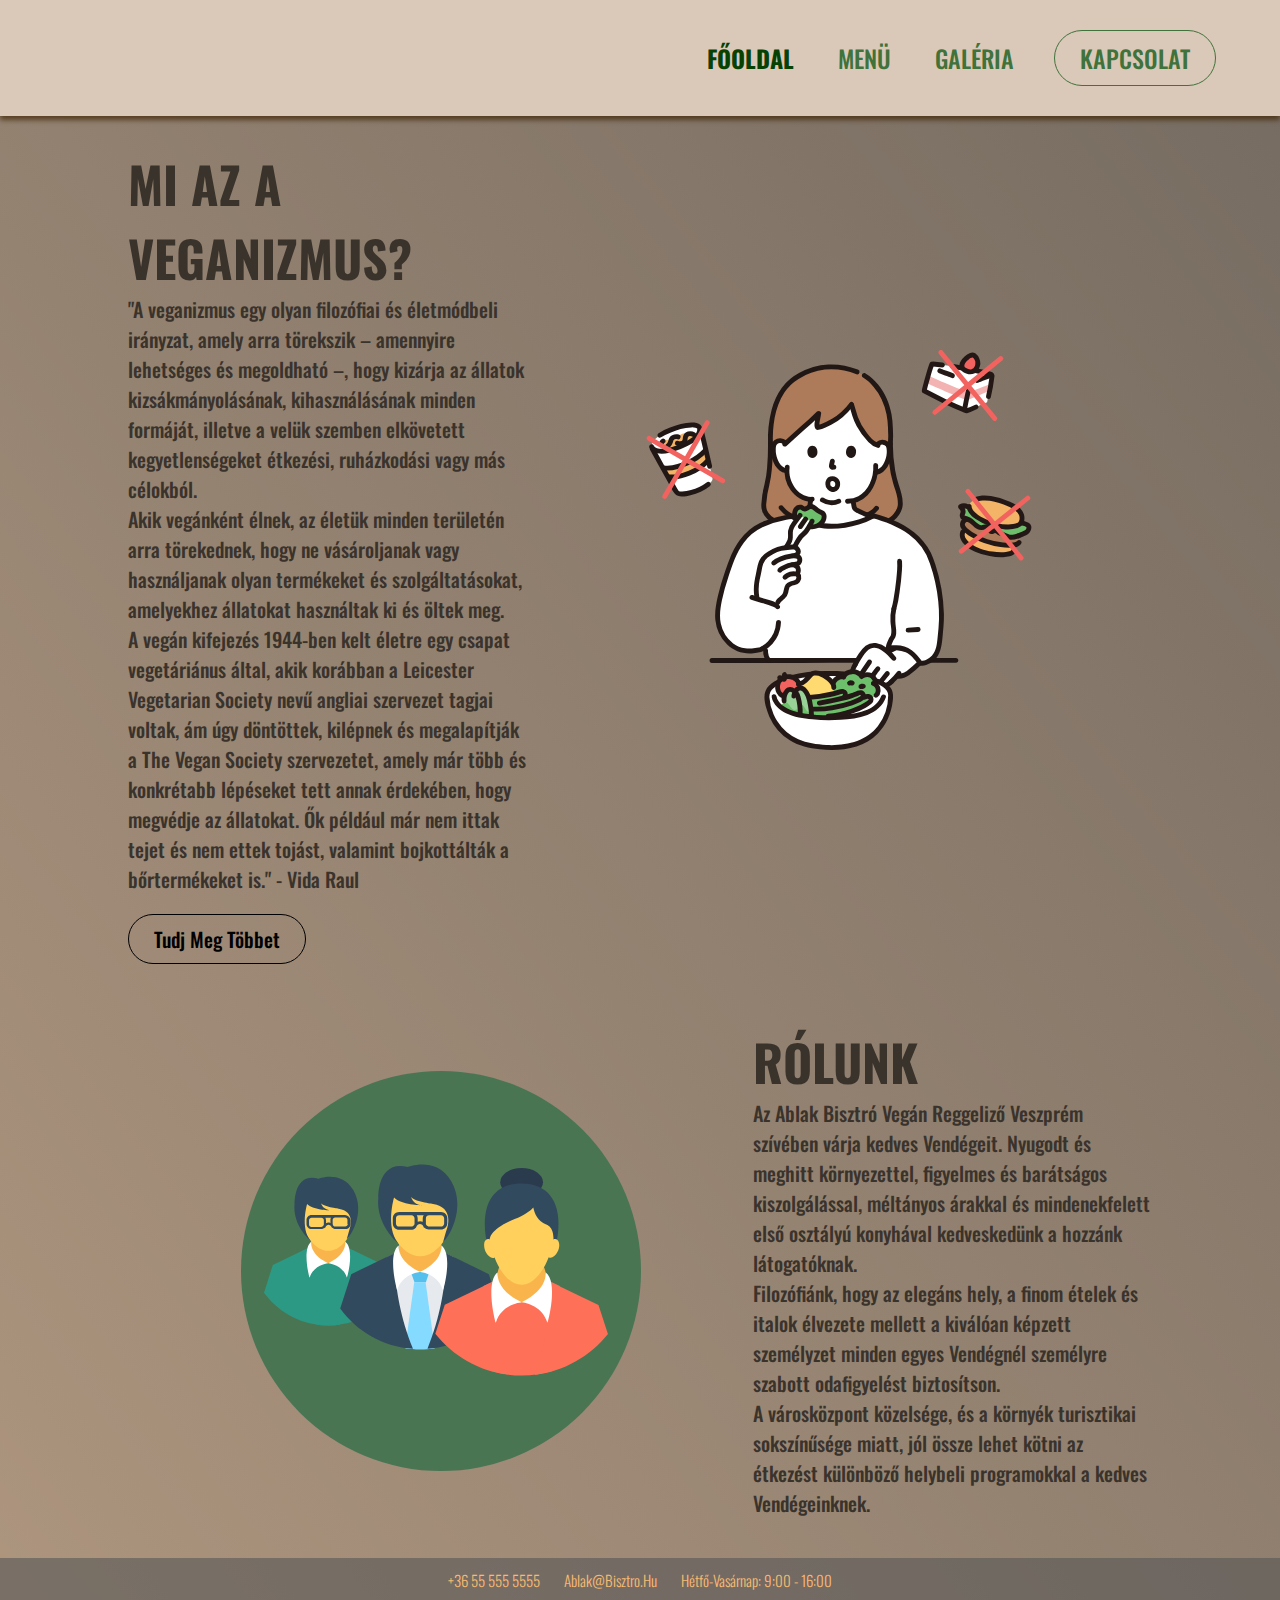
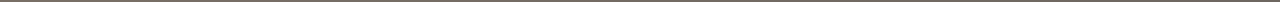
<file: index.html>
<!DOCTYPE html>
<html>
    <head>
        <meta charset="utf-8">
        <meta name="viewport" content="width=device-width, initial-scale=1.0">
        <meta name="author" content="Amrich Csongor">
        <meta name="description" content="Ablak Bisztró Vegán Reggeliző weboldala">
        <title>Ablak Bisztró</title>
        <link rel="stylesheet" href="style.css">
        <link href="kepek/logo.webp" rel="icon" type="image/x-icon">
    </head>

    <body>
        <header>
            <!--<img class="header-left" src="kepek/navbarlogo3.png" alt="Logo headerben kozepen">-->
            <nav>
                <ul class="links">
                    <li><a href="#" id="active">Főoldal</a></li>
                    <li><a href="etlap.html">Menü</a></li>
                    <li><a href="galeria.html">Galéria</a></li>
                    
                </ul>
            </nav>
            <a class="contact" href="kapcsolat.html">Kapcsolat</a>
        </header>
        <div id="content1">
            
            <div class="content-text">           
                <p class="cim">Mi az a veganizmus?</p>
                <p>"A veganizmus egy olyan filozófiai és életmódbeli irányzat, amely arra törekszik – amennyire lehetséges és megoldható –, hogy kizárja az állatok kizsákmányolásának, kihasználásának minden formáját, illetve a velük szemben elkövetett kegyetlenségeket étkezési, ruházkodási vagy más célokból.
                <br>
                Akik vegánként élnek, az életük minden területén arra törekednek, hogy ne vásároljanak vagy használjanak olyan termékeket és szolgáltatásokat, amelyekhez állatokat használtak ki és öltek meg.
                <br>
                A vegán kifejezés 1944-ben kelt életre egy csapat vegetáriánus által, akik korábban a Leicester Vegetarian Society nevű angliai szervezet tagjai voltak, ám úgy döntöttek, kilépnek és megalapítják a The Vegan Society szervezetet, amely már több és konkrétabb lépéseket tett annak érdekében, hogy megvédje az állatokat. Ők például már nem ittak tejet és nem ettek tojást, valamint bojkottálták a bőrtermékeket is." - Vida Raul
                <br>
                <br>
                <a class="tudjmegtobbet" href="https://prove.hu/mit-jelent-a-vegan-mit-esznek-a-veganok/">Tudj meg többet</a>
                </p>
                
            </div>
            
            <figure class="content-image">
                <!--<img src="kepek/vegan2.jpg" alt="Vegan kep">-->
                <svg width="400px" height="400px" viewBox="-7.53 0 394.058 394.058" xmlns="http://www.w3.org/2000/svg"><defs><style>.a{fill:#f4b467;}.b{fill:#231815;}.c{fill:#ad7b59;}.d{fill:#6dbf6b;}.e{fill:#f2635f;}.f{fill:#ffffff;}.g{fill:#f4b3b3;}.h{fill:#211715;}.i{fill:#ffda71;}.j{fill:#99d298;}</style></defs><path class="a" d="M311.422,179.1a7.83,7.83,0,0,0,.718,7.33c5.27,8.627,19.185,14.667,36.963,15.333,1.444.055,10-.222,12.074-3.185l-5.481-7.7"/><path class="b" d="M309.108,178.463c-3.148,9.467,7.038,16.838,14.506,20.21a59.39,59.39,0,0,0,14.2,4.3,58,58,0,0,0,13.548,1.13c4.082-.261,9.242-.8,11.885-4.312a2.415,2.415,0,0,0-.861-3.284,2.458,2.458,0,0,0-3.283.861c.277-.368.05-.1-.02-.025-.451.465.224-.128-.1.105a6.37,6.37,0,0,1-.928.533,13.9,13.9,0,0,1-1.967.634,23.172,23.172,0,0,1-4.37.663,49.687,49.687,0,0,1-11-.667c-7.837-1.194-16.357-3.6-22.457-8.808a21.043,21.043,0,0,1-3.486-3.722,6.445,6.445,0,0,1-1.036-6.342c.977-2.938-3.657-4.2-4.629-1.276Z"/><path class="c" d="M315.8,166.9c-3.21-.093-5.79,4.229-4.258,7.05,3.665,6.748,18.047,13.141,24.3,14.979,8.315,2.443,16.968,3.911,25.889,3.185,6.132-.5,7.671-5.84,4.411-8.887"/><path class="d" d="M316.021,154.418a7.022,7.022,0,0,0-6.794-.035c1.465,1.635,3.037,3.672,2.486,5.8-.249.96-.924,1.814-.937,2.807-.032,2.5,3.438,2.983,5.81,3.782,5.222,1.758,8.42,8.709,13.9,8.17,1.422-.139,2.9-.8,4.215-.235,1.825.793,2.069,3.418,3.692,4.569,1.532,1.087,3.62.478,5.5.481a15.961,15.961,0,0,1,4.479.876c2.991.889,6.691,2.949,9.682,3.838,4.729.3,8.815-1.672,13.195-3.481a9.9,9.9,0,0,0,4.362-3,4.632,4.632,0,0,0,.537-4.82c-.815-1.5-5.238-2.3-7.2-3.408"/><path class="b" d="M317.232,152.346a9.7,9.7,0,0,0-9.216-.035,2.429,2.429,0,0,0-.486,3.769c1.134,1.282,2.3,2.551,1.554,4.28-.852,1.974-1.019,4.043.476,5.762,2.1,2.418,5.746,2.276,8.277,3.972,2.607,1.748,4.571,4.319,7.309,5.905a9.563,9.563,0,0,0,4.744,1.37,29.519,29.519,0,0,0,4.7-.844c.306-.05.5-.035.852-.077.336-.04.153-.016-.167-.183-.206-.108-.066-.019.016.259.107.36.163.734.266,1.095.538,1.9,1.986,3.668,4.1,3.754a5.173,5.173,0,0,0,2.506-.656c.289-.142.579-.291.86-.448.068-.037.446,0,.084-.06,1.084.18,2.444,1.736,3.6,2.309,1.684.836,3.57,1.342,5.3,2.1,1.864.82,3.994,2.068,6.052,2.247,4.531.393,8.914-1.512,12.989-3.215,2.192-.917,4.432-1.821,6.03-3.665a7.362,7.362,0,0,0,1.669-6.788c-1.14-3.83-5.76-3.989-8.583-5.509-2.719-1.465-5.146,2.677-2.422,4.144a28.772,28.772,0,0,0,4.148,1.639,14.748,14.748,0,0,1,1.556.607c.235.115.456.248.682.379.149.086-.032.042-.029-.031-.029.614.167,1-.107,1.629a3.893,3.893,0,0,1-1.387,1.536,24.452,24.452,0,0,1-4.922,2.3,33.532,33.532,0,0,1-5.855,1.92,13.736,13.736,0,0,1-2.637.28,6.4,6.4,0,0,1-2.474-.641c-1.74-.689-3.429-1.5-5.16-2.212a15.9,15.9,0,0,1-3.957-1.858c-1.293-.928-2.662-1.935-4.325-1.957a5.874,5.874,0,0,0-2.538.639c-.256.119-.5.249-.755.381-.488.26-.33.06,0,.147.561.15.23.327.254-.032a4.047,4.047,0,0,1-.114-.493,8.949,8.949,0,0,0-.711-2.151,4.5,4.5,0,0,0-4.239-2.263,23.607,23.607,0,0,0-4.472.827c-.581.14-.02.061-.5.08a7.014,7.014,0,0,1-.845-.019,5.124,5.124,0,0,1-1.393-.479c-2.53-1.308-4.427-3.652-6.673-5.372a14.432,14.432,0,0,0-4.475-2.373c-.745-.235-1.5-.428-2.245-.677a9.626,9.626,0,0,1-1.346-.637c-.2-.107-.048-.075-.012.07s.009-.227-.039-.136c-.009.016.228-.5.3-.672a7.466,7.466,0,0,0,.755-3.271c-.119-2.482-1.713-4.527-3.29-6.31l-.486,3.769a4.636,4.636,0,0,1,4.371.036c2.724,1.454,5.152-2.688,2.423-4.145Z"/><path class="b" d="M366.14,185.628c3.089,0,3.094-4.8,0-4.8s-3.093,4.8,0,4.8Z"/><path class="b" d="M315.8,164.5c-5.314.065-8.8,6.431-6.15,10.977,2.247,3.848,6.325,6.614,10.067,8.846a75.3,75.3,0,0,0,28.844,9.787,63.226,63.226,0,0,0,11.264.527c3.2-.152,6.629-.616,8.755-3.306a2.476,2.476,0,0,0,0-3.394,2.416,2.416,0,0,0-3.394,0c-1.4,1.766-3.5,1.82-5.6,1.91a60.992,60.992,0,0,1-8.473-.242,74.619,74.619,0,0,1-15.456-3.244,64.9,64.9,0,0,1-9.749-4.1,41.752,41.752,0,0,1-9.819-6.477q-.524-.494-1.011-1.023c-.124-.135-.247-.273-.367-.413.012.015-.45-.56-.289-.346a7.819,7.819,0,0,1-.69-1.05,4.94,4.94,0,0,1-.24-.651c-.135-1.4,1.1-2.983,2.307-3,3.086-.038,3.094-4.838,0-4.8Z"/><path class="a" d="M347.548,148.209c-14.559-4.453-27.322-1.25-29.293,3.519-1.522,3.684.565,6.795,3.126,9.4,4.386,4.464,10.205,7.727,18.162,10.257,10.879,3.327,16.065,3.553,22.965,2.291,3.316-.606,6.364-1.969,6.988-5.282C370.316,164.041,371.124,155.42,347.548,148.209Z"/><path class="b" d="M315.344,153.986c-.045,5.46,4.694,9.627,8.749,12.609a49.982,49.982,0,0,0,14.38,6.966,62.455,62.455,0,0,0,14.8,3.151,32.335,32.335,0,0,0,12.2-1.309,9.543,9.543,0,0,0,5.571-4.251,10.938,10.938,0,0,0,1.051-3.973,12.628,12.628,0,0,0-.394-5.075c-1.868-6.257-8.186-10.081-13.777-12.594a68.67,68.67,0,0,0-18.7-5.6c-5.305-.724-11.024-.776-16.085,1.2a2.471,2.471,0,0,0-1.677,2.952,2.419,2.419,0,0,0,2.953,1.676c8.7-3.405,18.9-.7,27.275,2.374a44.022,44.022,0,0,1,10.528,5.284c.272.2.6.448.6.446.27.217.536.439.8.669a17.994,17.994,0,0,1,1.354,1.324c.195.213.378.434.566.653.363.423-.147-.256.225.3.275.414.547.826.78,1.265.108.2.2.413.3.619-.083-.165-.1-.311.059.168.129.389.254.775.344,1.175.042.188.066.381.11.568.12.507-.019-.6,0,.036.012.352.048.7.046,1.053,0,.328-.019.656-.048.983-.012.137-.038.275-.043.412-.008.175.1-.63,0-.048a4.079,4.079,0,0,1-1.377,2.863,11.037,11.037,0,0,1-4.953,1.626,33.418,33.418,0,0,1-4.788.459,42.016,42.016,0,0,1-11.616-1.65,57.262,57.262,0,0,1-15.364-6.075,31.379,31.379,0,0,1-5.525-4.22c-1.678-1.617-3.563-3.566-3.542-6.047.026-3.09-4.774-3.093-4.8,0Z"/><path class="e" d="M373.812,144.235c-16.833,13.189-33.385,26.736-50.116,40.052q-7.737,6.157-15.514,12.263a2.413,2.413,0,0,0,0,3.394,2.461,2.461,0,0,0,3.394,0c18.363-14.386,36.48-29.081,54.7-43.644q5.448-4.355,10.928-8.67a2.414,2.414,0,0,0,0-3.395,2.461,2.461,0,0,0-3.394,0Z"/><path class="e" d="M370.548,203.208c-13.189-16.833-26.735-33.385-40.052-50.116q-6.157-7.737-12.262-15.514a2.412,2.412,0,0,0-3.394,0,2.46,2.46,0,0,0,0,3.394c14.385,18.363,29.081,36.48,43.644,54.7q4.355,5.448,8.67,10.928a2.414,2.414,0,0,0,3.394,0,2.461,2.461,0,0,0,0-3.394Z"/><path class="f" d="M280.69,14.559c-1.715,4.711-7.133,23.724-7.237,25.756,14.092,7.076,29.637,15.323,41.519,19.614a98,98,0,0,0,9.471-3.76l10.965-4.745,1.3-6.59a166.876,166.876,0,0,0,3.618-19.544l.1-.822-1.114-.382c-5.6-1.918-37.272-8.7-58.105-10.428C281.215,13.271,281.022,13.647,280.69,14.559Z"/><path class="g" d="M276.934,26.8c-.527,1.838-1.044,3.681-1.512,5.392,9.533,4.576,30.319,13.63,40.438,17.331C321.7,47.357,333,42.4,338,40q.663-3.39,1.212-6.8c-6.828,2.591-15.914,6.178-21.5,8.7-11.336-4.092-32-12.759-40.259-16.868Q277.188,25.909,276.934,26.8Z"/><path class="b" d="M339.047,46.477a190.44,190.44,0,0,0,3.677-21.187,2.413,2.413,0,0,0-2.4-2.4,2.459,2.459,0,0,0-2.4,2.4,179,179,0,0,1-3.506,19.91c-.718,3,3.909,4.284,4.629,1.277Z"/><path class="b" d="M278.556,13.444c-1.261,3.212-2.154,6.6-3.122,9.907-1.241,4.24-2.455,8.493-3.532,12.778a24.067,24.067,0,0,0-.849,4.186,2.345,2.345,0,0,0,1.189,2.073c13.455,6.76,26.777,14.118,40.9,19.417a4.205,4.205,0,0,0,3.187.2c.918-.31,1.827-.646,2.73-.995,2.223-.861,4.414-1.8,6.592-2.77a2.417,2.417,0,0,0,.861-3.284,2.46,2.46,0,0,0-3.284-.861,90.789,90.789,0,0,1-8.9,3.518h1.276c-14.177-5.15-27.5-12.616-40.946-19.372l1.189,2.072c.033-.487-.162.742.019-.066.075-.34.14-.683.218-1.023.225-.989.476-1.973.73-2.955.691-2.667,1.429-5.322,2.183-7.971,1.288-4.529,2.459-9.191,4.182-13.58a2.418,2.418,0,0,0-1.677-2.953,2.456,2.456,0,0,0-2.952,1.677Z"/><path class="b" d="M339.075,22.358c-4.864,1.876-9.854,3.487-14.633,5.577a2.407,2.407,0,0,0-.861,3.283,2.474,2.474,0,0,0,3.284.861c.4-.173-.616.252-.28.117.086-.034.171-.07.257-.1.208-.085.417-.168.626-.251q.848-.333,1.7-.657,2.085-.8,4.177-1.575c2.336-.874,4.681-1.724,7.007-2.622a2.457,2.457,0,0,0,1.677-2.952,2.427,2.427,0,0,0-2.953-1.676Z"/><path class="b" d="M302.464,23.2c-2.273-1.012-4.62-1.839-6.964-2.666-1.088-.383-2.176-.765-3.256-1.17-.47-.177-.936-.362-1.4-.548-.4-.161.377.171.114.048-.1-.047-.206-.089-.308-.135-.186-.085-.371-.172-.555-.263a2.4,2.4,0,0,0-2.422,4.145,55.6,55.6,0,0,0,6.194,2.425c1.143.4,2.286.8,3.423,1.223q.818.3,1.628.618.4.159.8.324c.3.122.015-.027-.115-.049a2.326,2.326,0,0,1,.438.193,2.464,2.464,0,0,0,3.284-.861,2.428,2.428,0,0,0-.861-3.284Z"/><path class="b" d="M291.325,12.364q-4.587-.608-9.194-1.027a2.41,2.41,0,0,0-2.4,2.4,2.463,2.463,0,0,0,2.4,2.4q4.61.411,9.194,1.027a2.383,2.383,0,0,0,1.7-.7,2.4,2.4,0,0,0,0-3.394,2.833,2.833,0,0,0-1.7-.7Z"/><path class="b" d="M339.948,21.772a129.644,129.644,0,0,0-14.022-3.487q-11.859-2.58-23.852-4.5a2.473,2.473,0,0,0-2.952,1.676,2.419,2.419,0,0,0,1.676,2.952q11.986,1.914,23.852,4.5A129.937,129.937,0,0,1,338.672,26.4c2.933.992,4.191-3.642,1.276-4.628Z"/><path class="e" d="M316.13,21.114a12.511,12.511,0,0,1-2.862-1.364,6.457,6.457,0,0,1-1.8-1.54c-2.134-2.882,0-6.519,2.055-8.706,1.817-1.931,4.981-4.8,7.88-4.624,1.951.12,4.325,3.915,4.751,6.28a13.207,13.207,0,0,1-.558,5.5c-1.011,2.09-2.322,3.817-4.617,4.542A7.9,7.9,0,0,1,316.13,21.114Z"/><path class="b" d="M316.768,18.8a10.031,10.031,0,0,1-2.041-.969c-.266-.161-.73-.46-.872-.576a3.131,3.131,0,0,1-.609-.706c-.019-.032-.2-.415-.083-.118-.063-.155-.093-.313-.142-.471-.206-.666-.017.2-.032-.2-.007-.2-.006-.4.006-.6-.023.385.089-.413.132-.566.056-.2.122-.4.2-.594.059-.154.059-.157,0-.011.053-.116.109-.231.168-.344a11.062,11.062,0,0,1,2.469-3.2c.511-.5,1.044-.98,1.593-1.441.366-.308.19-.154.1-.088.133-.1.269-.2.406-.3a12.823,12.823,0,0,1,1.156-.728c.178-.1.358-.189.54-.28.06-.029.425-.16.083-.037a7.594,7.594,0,0,1,.992-.286c.379-.08-.521-.035.133-.009.057,0,.43.012.436,0-.022.026-.578-.081-.214-.006.429.089-.342-.25,0,.021.018.014.48.343.19.115-.257-.2.061.061.116.117.216.217.423.436.628.663.3.332.084.1.024.021q.163.222.316.453.339.512.628,1.055c.137.258.266.521.384.789-.193-.439.153.458.189.58a2.963,2.963,0,0,1,.173.71c-.019.013-.04-.57-.027-.163.006.187.023.373.026.56a19.423,19.423,0,0,1-.094,1.945c-.058.706.053-.292-.013.12-.027.17-.054.34-.087.509-.057.293-.146.576-.214.866-.088.376-.02-.241.092-.188.006,0-.309.608-.324.636-.183.341-.38.675-.595,1,.024-.036-.413.564-.212.308.131-.167-.265.3-.321.355-.128.135-.268.257-.4.39-.327.337.217-.095-.218.179-.128.081-.252.166-.384.242-.013.007-.657.335-.27.168a5.445,5.445,0,0,1-1.385.391,6.18,6.18,0,0,1-2.65-.313,2.4,2.4,0,0,0-1.276,4.628,10.235,10.235,0,0,0,7.8-.617,10.345,10.345,0,0,0,4.051-4.3,12.15,12.15,0,0,0,.279-10.421,11.681,11.681,0,0,0-3.575-4.636,5.761,5.761,0,0,0-5.482-.508,16.251,16.251,0,0,0-5.327,3.465,18.434,18.434,0,0,0-3.711,4.475,8.3,8.3,0,0,0-.659,7.632c1.186,2.547,4.075,4.066,6.622,4.915a2.4,2.4,0,1,0,1.276-4.628Z"/><path class="b" d="M314.66,39.3c-1.519,6-2.453,12.157-3.714,18.218a2.459,2.459,0,0,0,1.676,2.953,2.426,2.426,0,0,0,2.953-1.677c1.26-6.061,2.195-12.213,3.714-18.218.757-2.995-3.871-4.273-4.629-1.276Z"/><path class="e" d="M347.22,6.7C330.536,20.074,314.136,33.8,297.554,47.306q-7.666,6.243-15.376,12.435a2.415,2.415,0,0,0,0,3.394,2.458,2.458,0,0,0,3.394,0c18.2-14.59,36.154-29.486,54.212-44.251q5.4-4.414,10.831-8.792a2.416,2.416,0,0,0,0-3.394,2.459,2.459,0,0,0-3.395,0Z"/><path class="e" d="M344.615,65.741c-13.376-16.685-27.106-33.085-40.609-49.666Q297.763,8.407,291.572.7a2.415,2.415,0,0,0-3.394,0,2.457,2.457,0,0,0,0,3.394c14.589,18.2,29.486,36.154,44.251,54.213q4.415,5.4,8.791,10.83a2.416,2.416,0,0,0,3.395,0,2.458,2.458,0,0,0,0-3.394Z"/><path class="f" d="M53.8,78.577c3.6,14.771,7.731,32.935,10.406,44.322.092.956.636,3.373.636,3.373a3.818,3.818,0,0,1-1.328,3.777,44.122,44.122,0,0,1-6.864,5.317,53.956,53.956,0,0,1-15.222,5.612,35.533,35.533,0,0,1-6.331.868c-2.863.082-4.305-.58-5.027-1.357l-1.222-1.612c-5.453-9.779-15.3-27.3-23.156-41.591"/><path class="f" d="M7.122,88.918a33.036,33.036,0,0,1,6.439-5.158c4.342-2.813,7.291-3.815,12.047-5.656a54.747,54.747,0,0,1,12.631-3.63c6.019-1.015,12.5-1.292,14.27,2.489a11.706,11.706,0,0,1-3.153,8.615,26.805,26.805,0,0,1-7.212,5.44,75.017,75.017,0,0,1-20.669,7.89,26.719,26.719,0,0,1-8.169.78c-2.946-.273-6.863-1.555-8.237-4.42A7.292,7.292,0,0,1,7.122,88.918Z"/><path class="a" d="M24.911,115.956c3.951-.573,8.614-1.988,14.818-4.529,9.346-3.829,14.127-8.076,18.054-12.335.8,3.4,1.583,6.76,2.332,9.965a41.866,41.866,0,0,1-16.763,11.671c-9.691,3.97-15.2,4.884-20.435,4.079l-2.333-.356c-1.546-2.73-3.166-5.591-4.812-8.506l1.231.017A26.108,26.108,0,0,0,24.911,115.956Z"/><path class="h" d="M58.4,107.366a42.835,42.835,0,0,1-6.442,5.945,48.611,48.611,0,0,1-10.59,5.641,59.26,59.26,0,0,1-11.142,3.388,25.845,25.845,0,0,1-4.093.416q-.936.021-1.873-.028-.516-.027-1.03-.076c-.086-.008-1-.123-.616-.068a2.481,2.481,0,0,0-2.952,1.676,2.418,2.418,0,0,0,1.676,2.953c7.352,1.057,14.5-.939,21.306-3.633a53.51,53.51,0,0,0,11.737-6.124,48.613,48.613,0,0,0,7.413-6.7c2.082-2.276-1.3-5.679-3.394-3.394Z"/><path class="h" d="M15.924,118.448c8.753,1.236,17.146-1.643,25.116-4.994a52.71,52.71,0,0,0,18.44-12.665c2.106-2.256-1.281-5.658-3.394-3.394a48.112,48.112,0,0,1-16.462,11.487c-6.86,2.95-14.817,6.012-22.424,4.938a2.481,2.481,0,0,0-2.952,1.676,2.417,2.417,0,0,0,1.676,2.952Z"/><path class="a" d="M46.548,87.9a18.884,18.884,0,0,0,2.4-2.285c.715-.817-1.977-3.216-6.3-4.225-2.165-.506-6.23.4-7.679,1.236-3.147,1.815-8.243,4.989-11.608,5.514-5.124.8-7.644,1-10.03,4.193-1.441,1.925,7,6.675,9.681,6.087a57.5,57.5,0,0,0,18.4-7.125A40.273,40.273,0,0,0,46.548,87.9Z"/><path class="h" d="M59.069,130.587a41.067,41.067,0,0,1-15.444,7.344,37.8,37.8,0,0,1-8.717,1.515,10.443,10.443,0,0,1-1.777-.057,5.785,5.785,0,0,1-.9-.213c-.032-.011-.459-.164-.15-.044-.12-.047-.508-.144-.313-.154.179-.008-.391-.264.166.272a7.2,7.2,0,0,1-.661-.871,36.881,36.881,0,0,1-2.6-4.4l-3.436-6.146q-4.1-7.329-8.187-14.662-4.755-8.537-9.474-17.095c-1.489-2.707-5.636-.288-4.144,2.423q8.758,15.918,17.66,31.756c2.077,3.715,3.917,7.765,6.5,11.155,3.483,4.577,10.859,2.716,15.6,1.584a60.283,60.283,0,0,0,10.136-3.387,39.509,39.509,0,0,0,9.144-5.625,2.415,2.415,0,0,0,0-3.394,2.456,2.456,0,0,0-3.394,0Z"/><path class="h" d="M51.3,79.215c2.919,12,5.688,24.032,8.479,36.06.7,3.008,5.327,1.735,4.629-1.276-2.792-12.028-5.561-24.062-8.48-36.06-.73-3-5.36-1.73-4.628,1.276Z"/><path class="h" d="M14.245,86.055a48.628,48.628,0,0,1,9.08-4.583,96.186,96.186,0,0,1,10.158-3.589,46.814,46.814,0,0,1,10.428-1.651,14.045,14.045,0,0,1,4.145.348,2.847,2.847,0,0,1,2.2,1.594l-.328-1.211c.547,7.418-7.78,11.477-13.393,14.183a71.072,71.072,0,0,1-10.615,4.088C22.27,96.319,18.4,97.4,14.569,97.36c-2.614-.025-6.257-.688-7.612-3.3-1.422-2.744-5.566-.319-4.145,2.423,1.486,2.868,4.613,4.494,7.655,5.2,3.956.912,8,.332,11.9-.552a75.321,75.321,0,0,0,22.3-8.906c3.3-2,6.466-4.516,8.346-7.956a13.983,13.983,0,0,0,1.72-5.667A5.4,5.4,0,0,0,53.1,73.986c-2.258-2.163-5.638-2.595-8.629-2.566a51.012,51.012,0,0,0-10.8,1.473A83.153,83.153,0,0,0,22.418,76.7a56,56,0,0,0-10.6,5.21c-2.578,1.681-.175,5.838,2.423,4.144Z"/><path class="h" d="M31.643,83.285c-3.386-.946-7.586.1-9.348,3.381a11.073,11.073,0,0,0-.886,2.424c-.094.358-.189.716-.309,1.067-.068.2-.237.507-.051.15-.084.163-.164.328-.254.488-.189.336-.408.648-.622.968-.3.452.214-.236-.113.152-.133.158-.264.318-.4.473a24.952,24.952,0,0,1-1.981,1.989,2.418,2.418,0,0,0,0,3.394,2.453,2.453,0,0,0,3.394,0,22.006,22.006,0,0,0,3.413-3.826,14.58,14.58,0,0,0,1.74-4.27c.042-.142.087-.283.136-.422q.043-.126.093-.249-.174.407-.056.166c.084-.124.151-.268.229-.4.284-.468-.234.2.069-.075.1-.093.2-.2.3-.29.086-.077.3-.372.094-.086s.057-.026.189-.106c.11-.067.222-.13.337-.189.07-.037.141-.071.213-.1q.245-.113-.2.086a2.523,2.523,0,0,0,.471-.156c.137-.039.275-.072.414-.1.378-.078.158-.121-.029-.008.231-.14.852-.023,1.117-.009.507.025-.4-.124.153.026.2.055.411.095.614.152a2.4,2.4,0,1,0,1.276-4.628Z"/><path class="h" d="M47.569,81.319a8.849,8.849,0,0,0-6.987-1,6.905,6.905,0,0,0-4.608,4.691c-.293,1.049-.317,2.042-.475,2.854a6.719,6.719,0,0,1-.189.755q-.082.233.006.027l-.121.229c-.2.41.122-.032-.187.257-.035.033-.557.429-.233.217a5.032,5.032,0,0,1-.615.348c.3-.14-.075.021-.2.06a6.323,6.323,0,0,1-.69.172c-.188.037-.528.08-.152.038a5.73,5.73,0,0,1-.586.042c-.2,0-.6-.122-.107.023-.32-.094-.867-.235-1.017-.3a2.48,2.48,0,0,0-3.284.861,2.418,2.418,0,0,0,.861,3.284,9.258,9.258,0,0,0,3.269.925,9.074,9.074,0,0,0,2.868-.381,6.917,6.917,0,0,0,4.818-4.526,8.7,8.7,0,0,0,.3-1.4c.1-.657.129-1.027.2-1.44a7.75,7.75,0,0,1,.168-.766c.024-.085.2-.541.076-.277.033-.072.38-.594.133-.284a3.773,3.773,0,0,1,.488-.491c-.3.255.217-.113.277-.154.328-.223-.042-.017.171-.093a4.884,4.884,0,0,1,.674-.19c.158-.03.152-.031-.02,0l.275-.015a4.581,4.581,0,0,1,2.469.686,2.4,2.4,0,1,0,2.423-4.145Z"/><path class="h" d="M17.055,92.208a2.271,2.271,0,0,1,.262-.411l-.375.486a5.02,5.02,0,0,1,.881-.885l-.486.375c.032-.024.064-.049.1-.072a1.812,1.812,0,0,0,.673-.618,1.8,1.8,0,0,0,.43-.817,1.823,1.823,0,0,0,.043-.957,1.8,1.8,0,0,0-.285-.892l-.375-.486a2.407,2.407,0,0,0-1.059-.617l-.638-.086a2.4,2.4,0,0,0-1.212.328A7.83,7.83,0,0,0,13.792,88.6a10.483,10.483,0,0,0-.667.839,2.085,2.085,0,0,0-.215.349,1.781,1.781,0,0,0-.285.892,2.158,2.158,0,0,0,.472,1.773,1.823,1.823,0,0,0,.674.618l.573.242a2.423,2.423,0,0,0,1.276,0l.574-.242a2.416,2.416,0,0,0,.861-.861Z"/><path class="e" d="M57.615,70.422c-10.841,18.433-21.289,37.1-31.988,55.611q-4.947,8.561-9.952,17.088c-1.57,2.668,2.577,5.086,4.144,2.423,11.827-20.107,23.312-40.412,34.942-60.632,2.319-4.031,4.641-8.059,7-12.067,1.57-2.669-2.578-5.087-4.144-2.423Z"/><path class="e" d="M76.278,126.881c-18.433-10.841-37.1-21.289-55.611-31.988q-8.561-4.947-17.088-9.952c-2.668-1.57-5.087,2.577-2.423,4.144,20.107,11.827,40.412,23.312,60.632,34.942,4.031,2.319,8.059,4.641,12.067,7,2.669,1.57,5.087-2.578,2.423-4.144Z"/><path class="c" d="M120.636,120.251A244.557,244.557,0,0,0,122,92.766c-.931-28.351,6.534-48.909,18.3-60.16,7.089-6.783,23.063-16.021,41.007-16.015a65.129,65.129,0,0,1,26.044,5l2.334.947,4.732,2.571c4.221,2.294,5.348,4.04,9.226,7.784,8.968,8.659,15.2,24.234,16.187,38.18.285,4.023.94,14.491.3,21.736.311,23.941,4.72,37.342,7,43.938a43.832,43.832,0,0,1,2.762,15c.077,8.96-11.762,22.526-24.564,17.93,0,0-36.827-3.763-50.6-4.652s-35.413,4.3-35.413,4.3c-14.315,3.032-24.02-6.8-23.936-15.759a92.181,92.181,0,0,1,2.842-19.844A89.45,89.45,0,0,0,120.636,120.251Z"/><path class="h" d="M224.4,154.712c.154-.2.039-.049-.053.059-.125.148-.248.3-.377.442q-.308.35-.636.681a17.743,17.743,0,0,1-1.574,1.416c-.311.247.242-.176-.08.058-.161.117-.322.234-.486.347q-.394.273-.8.526a20.408,20.408,0,0,1-1.909,1.045c-.122.058-.819.369-.541.253-.339.142-.685.269-1.031.391q-.99.345-2.009.591c-.36.087-.724.164-1.089.232-.162.03-.325.058-.488.085-.126.02-.559.073-.222.034a21.96,21.96,0,0,1-2.234.14,2.4,2.4,0,0,0,0,4.8,22.553,22.553,0,0,0,17.676-8.677,2.414,2.414,0,0,0-.861-3.284,2.46,2.46,0,0,0-3.284.861Z"/><path class="f" d="M201.8,53.592C193.3,64.616,182.524,72.43,169.142,76.248c-3.186.946-.18-9.156.386-13.93-8.217,8.066-23.637,21.381-32.638,29.707a6.592,6.592,0,0,0-6.407-2.7,6.467,6.467,0,0,0-4.648,3.088,9.14,9.14,0,0,0-.958,3.675,27.389,27.389,0,0,0,2.787,14.515,17.405,17.405,0,0,0,4.5,5.908,11.34,11.34,0,0,0,6.071,2.5c.012,7.22,3.1,15.469,7.68,20.28,3.724,3.913,9.271,7.816,15.747,7.844-.173,1.593-.373,3.125-.673,4.757-.484,2.79-.328,5.286-4.206,6.685-.061.017-.8.259-1.365.415l-14.345,4.3a93.108,93.108,0,0,0,41.072,10.45c12.9.051,29.628-4.2,39.352-9.206l-3.967-1.787c-3.315-1.566-9.256-4.383-9.438-4.449-3.878-1.4-3.729-3.895-4.218-6.679a23.854,23.854,0,0,1-.471-3.228c10.808-2.306,17.451-11.444,19.874-19.222a48.408,48.408,0,0,0,2.218-8.619,11.325,11.325,0,0,0,6.095-2.5,17.4,17.4,0,0,0,4.5-5.9,27.378,27.378,0,0,0,2.8-14.513,9.122,9.122,0,0,0-.956-3.676,6.461,6.461,0,0,0-4.645-3.091,6.572,6.572,0,0,0-6.439,2.747c-8.135-3.193-16.108-16.53-18.929-21.824-2.007-3.767-4.184-11.8-5.939-17.7"/><path class="h" d="M130.453,156.568A32.55,32.55,0,0,0,155.908,169c3.09.042,3.092-4.758,0-4.8-7.992-.11-16.38-3.581-21.311-10.054a2.478,2.478,0,0,0-3.283-.861,2.416,2.416,0,0,0-.861,3.284Z"/><path class="h" d="M207.982,19.274A69.513,69.513,0,0,0,179.1,14.236,65.988,65.988,0,0,0,150.05,22.7a51.742,51.742,0,0,0-16.86,14.438,65.621,65.621,0,0,0-10.06,21.675A114.953,114.953,0,0,0,119.6,92.766c.1,3.081,4.9,3.095,4.8,0-.539-17.214,1.583-35.825,11.14-50.607a44.51,44.51,0,0,1,14.1-13.649,62.153,62.153,0,0,1,26-9.221A64.975,64.975,0,0,1,206.706,23.9a2.417,2.417,0,0,0,2.953-1.677,2.46,2.46,0,0,0-1.677-2.952Z"/><path class="h" d="M119.6,92.766c-.007,7.894-.245,15.8-.967,23.662a98.639,98.639,0,0,1-2.458,15.608,98.7,98.7,0,0,0-3.147,19.615,18.436,18.436,0,0,0,5.842,14.83c5.709,5.307,13.6,6.676,21.072,5.152a2.4,2.4,0,1,0-1.276-4.628c-5.521,1.125-11.63.244-15.962-3.522a15.175,15.175,0,0,1-4.04-5.441,14.238,14.238,0,0,1-.808-6.9,96.471,96.471,0,0,1,3-18.046,105.034,105.034,0,0,0,2.438-15.251c.834-8.329,1.1-16.711,1.1-25.078,0-3.089-4.8-3.094-4.8,0Z"/><path class="h" d="M237.726,92.806c.184,12.932,1.5,25.994,5.117,38.451,1.411,4.862,3.38,9.565,4.194,14.585a35.766,35.766,0,0,1,.447,5.9,9.567,9.567,0,0,1-.5,3.155,18.7,18.7,0,0,1-3.767,6.7c-4.324,5.027-10.717,8.027-17.261,5.759-2.925-1.014-4.181,3.621-1.276,4.628,6.79,2.354,13.847.214,19.2-4.289,4.485-3.773,8.219-9.592,8.4-15.593.2-6.73-1.915-12.951-3.932-19.253a112.665,112.665,0,0,1-3.518-14.164,156.773,156.773,0,0,1-2.3-25.882c-.043-3.086-4.843-3.095-4.8,0Z"/><path class="f" d="M260.076,179.959q-.338-.25-.669-.486c-8.811-6.289-22.331-12.332-35.962-16.007-9.29,5.455-27.494,10.332-41.3,10.278a93.387,93.387,0,0,1-39.414-9.6c-10.034,1-24.762,5.779-31.345,9.071-15.867,7.933-24.194,24.727-27.554,33.93-3.789,10.057-15.057,40.377-13.85,57.487A36.287,36.287,0,0,0,81.656,289.1c7.749,7.422,18.017,8.75,28.58,6.459,1.333-.114,4.183-1.261,7.311-3.583l-.354,4.132c-.213,2.972,1.061,7.855,2.972,9.341l.521.408c50.471-.028,120.59-.072,158.59-.091a17.374,17.374,0,0,0,6.826-8.194c2.806-7.215,2.794-14.3,3.735-22.725,2.323-20.8-1.8-49.959-11.42-72.673C274.78,193.552,266.69,184.865,260.076,179.959Z"/><path class="h" d="M64.314,308.283q6.143,0,12.286,0l19.924-.01,25.665-.014,29.5-.017,31.444-.019,31.485-.02,29.626-.018,25.867-.015,20.282-.011,12.577,0h1.74c3.088,0,3.094-4.8,0-4.8l-10.494,0-18.52.01-24.648.014-28.875.018-31.2.019-31.631.019-30.159.018-26.788.015-21.6.011q-7.132,0-14.266.005H64.314c-3.089,0-3.094,4.8,0,4.8Z"/><path class="h" d="M140.81,165.871a94.859,94.859,0,0,0,34.167,9.906c11.475,1.117,23.112-.624,34.124-3.885a71.253,71.253,0,0,0,15.483-6.309c2.673-1.545.259-5.695-2.423-4.144a62.886,62.886,0,0,1-12.657,5.312,106.7,106.7,0,0,1-15.661,3.66,80.559,80.559,0,0,1-33.61-2.209,85.965,85.965,0,0,1-17-6.475c-2.74-1.417-5.171,2.724-2.423,4.144Z"/><path class="h" d="M229.506,94.166a4.352,4.352,0,0,1,6.175.708,8.041,8.041,0,0,1,.893,4.294,24,24,0,0,1-.317,4.819c-1.037,5.9-4.116,13.019-10.673,14.169a2.42,2.42,0,0,0-1.677,2.952,2.454,2.454,0,0,0,2.953,1.676c9.207-1.614,13.619-12.011,14.4-20.333.391-4.141.251-9.2-3.265-12.02a9.291,9.291,0,0,0-11.888.341,2.42,2.42,0,0,0,0,3.394,2.45,2.45,0,0,0,3.394,0Z"/><path class="h" d="M137.656,89.232a9.294,9.294,0,0,0-11.888-.347c-3.516,2.815-3.661,7.878-3.272,12.019.78,8.323,5.186,18.721,14.393,20.341a2.468,2.468,0,0,0,2.952-1.676,2.42,2.42,0,0,0-1.676-2.952c-6.562-1.155-9.622-8.278-10.663-14.177a23.785,23.785,0,0,1-.319-4.6c.03-1.446.022-3.281.9-4.512a4.356,4.356,0,0,1,6.175-.7,2.464,2.464,0,0,0,3.4,0,2.421,2.421,0,0,0,0-3.394Z"/><path class="h" d="M199.665,54.728c2.014,6.785,3.655,13.855,7.162,20.06a70.361,70.361,0,0,0,11.559,15.78,21.677,21.677,0,0,0,9.017,5.756c2.98.831,4.252-3.8,1.276-4.629-5.227-1.458-9.533-6.982-12.668-11.381a57.451,57.451,0,0,1-7.923-14.41c-1.412-4.1-2.56-8.293-3.795-12.452-.877-2.955-5.511-1.7-4.628,1.276Z"/><path class="h" d="M200.1,51.9a64.374,64.374,0,0,1-17.5,15.929A56.916,56.916,0,0,1,172.072,72.8q-1.392.489-2.807.912a5.38,5.38,0,0,0-.762.222c-.195.1-.361-.087.23-.023a1.814,1.814,0,0,1,1.343.718c.374.463.008.229.017-.124-.012.516.012.044.01-.211a16.892,16.892,0,0,1,.1-1.908c.142-1.322.525-3.235.83-4.8.339-1.748.671-3.494.891-5.263.27-2.168-2.743-3.023-4.1-1.7-10.773,10.556-22.416,20.187-33.451,30.461-2.266,2.109,1.134,5.5,3.394,3.394,11.035-10.274,22.678-19.9,33.451-30.46l-4.1-1.7c.052-.412-.083.545-.109.7q-.09.544-.19,1.086c-.163.887-.338,1.77-.509,2.655-.352,1.822-.688,3.647-.9,5.492-.319,2.805.211,7.158,4.145,6.357a37.27,37.27,0,0,0,6.15-2.068,65.816,65.816,0,0,0,6.155-2.8A63.485,63.485,0,0,0,193.067,66.2a69.706,69.706,0,0,0,10.426-10.915,2.48,2.48,0,0,0,0-3.394,2.415,2.415,0,0,0-3.394,0Z"/><path class="h" d="M242.526,92.806a119.564,119.564,0,0,0,.06-15.575,100.73,100.73,0,0,0-1.368-13.868c-1.97-10.529-6.3-21.073-13.233-29.318-1.844-2.193-3.956-4.164-5.987-6.182a28.593,28.593,0,0,0-6.377-4.829c-2.707-1.493-5.131,2.651-2.422,4.145,3.957,2.181,7.17,5.615,10.209,8.914a48.893,48.893,0,0,1,8.017,12.357,66.682,66.682,0,0,1,4.889,14.8,83.769,83.769,0,0,1,1.422,12.95,123.312,123.312,0,0,1-.01,16.6,2.42,2.42,0,0,0,2.4,2.4,2.448,2.448,0,0,0,2.4-2.4Z"/><path class="h" d="M223.266,113.645a37.8,37.8,0,0,1-3.461,17.928A26.535,26.535,0,0,1,208.525,144a22.331,22.331,0,0,1-10.692,2.544c-3.088-.007-3.093,4.793,0,4.8a27.588,27.588,0,0,0,19.809-8.252c4.525-4.584,7.043-10.18,8.888-16.255a36.418,36.418,0,0,0,1.536-13.191,2.458,2.458,0,0,0-2.4-2.4,2.421,2.421,0,0,0-2.4,2.4Z"/><path class="h" d="M136.191,114.77a32.9,32.9,0,0,0,5.585,23.2c4.729,6.737,12.835,12.118,21.316,11.514a2.458,2.458,0,0,0,2.4-2.4,2.419,2.419,0,0,0-2.4-2.4c-6.876.489-13.587-3.871-17.374-9.43-3.666-5.382-5.9-12.676-4.9-19.2a2.477,2.477,0,0,0-1.676-2.953,2.417,2.417,0,0,0-2.952,1.677Z"/><path class="h" d="M156.054,161.309a12.039,12.039,0,0,0,3.774-1.589,7.414,7.414,0,0,0,2.729-3.53,13.491,13.491,0,0,0,.617-2.854c.256-1.717.557-3.421.766-5.146a2.4,2.4,0,0,0-2.4-2.4,2.471,2.471,0,0,0-2.4,2.4c-.025.2-.051.408-.076.612-.085.684.075-.506-.024.177-.054.377-.109.753-.17,1.129-.1.631-.221,1.259-.315,1.891a15.677,15.677,0,0,1-.512,2.6c-.03.089-.064.176-.094.265-.139.411.273-.541.065-.16-.1.183-.2.364-.308.542-.258.423.265-.287.1-.11-.069.072-.131.152-.2.225q-.131.137-.27.261c-.048.044-.1.086-.148.127-.14.114-.066.057.22-.171a3.922,3.922,0,0,0-.679.423c-.141.076-.287.14-.429.213-.251.13.448-.164.017-.009-.5.183-1.02.335-1.536.478a2.4,2.4,0,0,0,1.276,4.629Z"/><path class="h" d="M201.085,149.257c.188,1.69.5,3.389.8,5.063a7.683,7.683,0,0,0,2.25,4.408,9.675,9.675,0,0,0,2.986,1.761c.923.367-.549-.267-.078-.042.154.074.309.143.463.215,1.224.572,2.444,1.151,3.665,1.728l5.146,2.434a2.4,2.4,0,0,0,2.422-4.145q-4.05-1.914-8.1-3.828c-.365-.172-.729-.346-1.1-.513-.077-.035-.153-.07-.231-.1-.267-.117-.539-.219-.808-.33.359.149-.213-.108-.322-.165-.173-.092-.339-.193-.5-.3-.078-.049-.15-.106-.228-.156.029.018.3.289.144.1-.1-.12-.242-.23-.356-.342-.376-.368.125.252-.061-.06-.089-.151-.179-.3-.265-.451-.015-.026-.073-.191-.1-.2.016.005.167.47.1.233-.089-.311-.2-.611-.278-.927-.167-.715-.254-1.446-.368-2.17-.073-.462-.158-.921-.246-1.38-.033-.167-.062-.334-.094-.5-.012-.062-.069-.326-.006-.011.08.405-.037-.328-.036-.324a2.458,2.458,0,0,0-2.4-2.4,2.424,2.424,0,0,0-2.4,2.4Z"/><path class="h" d="M171.96,149.81a19.739,19.739,0,0,0,18.6,1.241,2.418,2.418,0,0,0,.861-3.284,2.46,2.46,0,0,0-3.284-.861c-.268.12-.312.139-.135.058q-.237.094-.479.181-.482.174-.974.316a18.167,18.167,0,0,1-2,.447l-.123.019c-.17.02-.339.037-.51.051q-.382.033-.767.048a17.513,17.513,0,0,1-2.049-.037,15.1,15.1,0,0,1-3.376-.7,13.147,13.147,0,0,1-3.346-1.622,2.4,2.4,0,1,0-2.423,4.145Z"/><path class="h" d="M143.132,161.709a102.558,102.558,0,0,0-26.259,6.581,56.152,56.152,0,0,0-10.956,5.3,52.107,52.107,0,0,0-10.076,8.642A71.384,71.384,0,0,0,83.42,201.779c-2.369,5.456-4.322,11.127-6.251,16.75a238.174,238.174,0,0,0-6.983,23.826c-1.756,7.638-3.3,15.748-2.49,23.612A39.524,39.524,0,0,0,79.1,289.955c6.99,7.048,16.514,9.842,26.287,8.793,2.1-.225,4.234-.613,5.9-.937a12.6,12.6,0,0,0,2.576-.894A27.635,27.635,0,0,0,120.121,293a32.8,32.8,0,0,0,11.269-17.93,38.421,38.421,0,0,0,.932-6.786c.16-3.087-4.641-3.079-4.8,0a29.007,29.007,0,0,1-8.095,18.885,23.878,23.878,0,0,1-5.743,4.479q-.648.372-1.318.7c-.192.094-.386.181-.578.272-.584.277.36-.111-.233.095-.314.109-.623.229-.944.32-.352.1-1.184.233-.3.112-2.253.307-4.44.809-6.719.952a32.991,32.991,0,0,1-6.56-.184,24.77,24.77,0,0,1-11.777-4.854A34.206,34.206,0,0,1,72.99,269.118c-1.5-7.345-.378-14.994,1.117-22.246A210.12,210.12,0,0,1,80.5,223.663c3.969-12.052,7.776-23.734,15.38-33.974a47.361,47.361,0,0,1,18.2-15.1,107.081,107.081,0,0,1,23.538-7.257c1.827-.353,3.662-.645,5.515-.82a2.466,2.466,0,0,0,2.4-2.4,2.417,2.417,0,0,0-2.4-2.4Z"/><path class="h" d="M245.863,255.58a112.128,112.128,0,0,0,3.292-16.866c1.05-7.206,1.916-14.458,2.343-21.73a67.374,67.374,0,0,0,.089-8.907,2.46,2.46,0,0,0-2.4-2.4,2.419,2.419,0,0,0-2.4,2.4c.439,5.9-.223,11.932-.826,17.792-.7,6.8-1.619,13.591-2.869,20.314a72.526,72.526,0,0,1-1.857,8.121c-.913,2.958,3.719,4.223,4.628,1.276Z"/><path class="h" d="M103.046,246.075c4.215,1.654,8.786,2.561,13.116,3.873,2.614.793,5.213,1.635,7.759,2.628.138.055.274.111.411.167-.241-.1-.237-.1.015.006s.487.215.728.329c.421.2.839.405,1.241.641.169.1.33.214.5.312.528.305-.179-.243.012,0,.538.693-.094-.349-.092-.344.945,2.928,5.581,1.676,4.628-1.276a5.954,5.954,0,0,0-3.286-3.2,44.193,44.193,0,0,0-5.726-2.319c-4.4-1.518-8.889-2.747-13.361-4.02-1.558-.443-3.157-.838-4.668-1.43a2.418,2.418,0,0,0-2.952,1.676,2.456,2.456,0,0,0,1.676,2.952Z"/><path class="h" d="M114.793,296.106a17.063,17.063,0,0,0,.794,5.929c.541,1.788,1.374,3.9,2.881,5.109a2.6,2.6,0,0,0,1.7.7,2.4,2.4,0,0,0,1.7-4.1,5.426,5.426,0,0,1-.647-.657c.559.63.115.135-.012-.068q-.149-.237-.28-.483t-.261-.526c-.043-.091-.079-.187-.124-.277.314.628.141.336.076.172-.164-.419-.308-.846-.436-1.278a22.914,22.914,0,0,1-.552-2.565c.142.815.019.1,0-.116s-.035-.444-.044-.667a10.785,10.785,0,0,1,.012-1.179,2.415,2.415,0,0,0-2.4-2.4,2.457,2.457,0,0,0-2.4,2.4Z"/><path class="f" d="M246.875,292.441s10.123-5.7,16.126-.772c2.78,2.372,9.433,9.7,6.31,15.576-6.975,8.077-14.313,15.173-23.044,13.925-2.984,4.084-13.379,15.243-14.958,4.786-2.418,2.974-5.991,7.04-10.258,5.984-2.084-.56-3.628-3.156-2.5-5-4.133,5.342-11.891-.889-8.087-6.263-4.126,4.949-9.42-1.305-7.208-6.071,1.043-2.933,3.964-7.967,5.789-11.068,6.4-12.579,16.868-16.945,27.861-6.727a26.676,26.676,0,0,0,8.357-3.416h.009Z"/><path class="h" d="M238.461,298.914a30.265,30.265,0,0,0,8.014-3.445l-1.211.327h.009a2.4,2.4,0,0,0,0-4.8,3.868,3.868,0,0,0-1.917.733c-.368.209-.739.413-1.114.609q-1.089.57-2.22,1.05l.573-.242a23.774,23.774,0,0,1-3.41,1.14,2.4,2.4,0,0,0,1.276,4.628Z"/><path class="h" d="M242.73,328.608c2.758-2.622,5.09-5.644,7.594-8.5a2.4,2.4,0,0,0-3.394-3.394c-2.5,2.855-4.836,5.877-7.594,8.5a2.421,2.421,0,0,0,0,3.394,2.448,2.448,0,0,0,3.394,0Z"/><path class="h" d="M203.516,308.457c-2.018,3.805-4.324,8.16-2.3,12.467a6.45,6.45,0,0,0,10.948,1.448l-3.77-2.908a8.072,8.072,0,0,0,1.278,10.19,7.63,7.63,0,0,0,10.584-1.019l-3.77-2.909c-2.235,4.189,1.419,8.69,5.8,8.8,4.7.121,8.474-3.951,11.1-7.362L229,325.318a6.35,6.35,0,0,0,4.6,7.172c3.569.908,6.7-1.61,9.129-3.882,2.261-2.114-1.139-5.5-3.394-3.394-1,.931-2.653,2.732-4.167,2.669-.645-.027-1.629-.865-1.544-1.289.554-2.793-2.75-3.974-4.387-1.849-1.407,1.826-3.394,4.022-5.64,4.785a2.6,2.6,0,0,1-2.506-.221c-.353-.322-.608-.894-.466-1.16a2.414,2.414,0,0,0-.618-3.1,2.376,2.376,0,0,0-3.152.187c-.918,1.159-2.739,1.88-4.027.823-1.222-1-1.07-3-.3-4.177,1.482-2.249-1.982-4.987-3.769-2.908-.527.612-1.287,1.335-2.089,1.069a2.648,2.648,0,0,1-1.433-2.055c-.4-2.489,1.314-5.031,2.417-7.113,1.447-2.727-2.695-5.156-4.144-2.422Z"/><path class="h" d="M245.215,302.107c-1.454-1.376-2.609-2.99-3.944-4.472a32.76,32.76,0,0,0-4.488-3.979,22.993,22.993,0,0,0-10.875-4.941,13.75,13.75,0,0,0-10.163,2.75,34.651,34.651,0,0,0-6.876,7.836,86.266,86.266,0,0,0-5.353,9.156c-1.457,2.723,2.685,5.15,4.144,2.422a81.552,81.552,0,0,1,5.582-9.469c2.021-2.788,4.248-6.071,7.566-7.412,3.858-1.56,7.97.075,11.26,2.181a30.032,30.032,0,0,1,5.208,4.208c1.6,1.633,2.879,3.538,4.545,5.114,2.243,2.122,5.644-1.266,3.394-3.394Z"/><path class="h" d="M267.2,306.633a111.348,111.348,0,0,1-10.62,9.292c-.669.493-1.35.973-2.061,1.4-.3.184-.637.33-.936.519-.386.244.342-.121.073-.022-.142.051-.282.107-.424.158A14.6,14.6,0,0,1,247.5,319a2.4,2.4,0,1,0,0,4.8,17.743,17.743,0,0,0,11.278-3.561,115.989,115.989,0,0,0,11.816-10.207c2.235-2.141-1.162-5.532-3.394-3.394Z"/><path class="h" d="M212.534,321.886c3.14-4.37,5.912-8.993,9.087-13.339a2.409,2.409,0,0,0-.861-3.283,2.468,2.468,0,0,0-3.284.861c-3.175,4.345-5.947,8.969-9.087,13.339a2.41,2.41,0,0,0,.861,3.283,2.465,2.465,0,0,0,3.284-.861Z"/><path class="h" d="M220.9,327.819c1.41-2.068,2.758-4.177,4.164-6.247.689-1.014,1.392-2.019,2.12-3,.187-.252.376-.5.565-.753l.144-.188c-.108.14-.112.145-.01.014s.2-.252.3-.378q.65-.817,1.328-1.612a2.4,2.4,0,0,0-3.394-3.394c-3.5,4.113-6.325,8.688-9.36,13.139a2.416,2.416,0,0,0,.861,3.284,2.46,2.46,0,0,0,3.284-.861Z"/><path class="h" d="M233.383,327.167q1-1.344,2.02-2.671l-.375.486q1.836-2.376,3.775-4.667a2.566,2.566,0,0,0,.7-1.7,2.4,2.4,0,0,0-4.1-1.7c-2.145,2.537-4.189,5.157-6.171,7.824a2.414,2.414,0,0,0-.242,1.849,2.445,2.445,0,0,0,1.1,1.434,2.418,2.418,0,0,0,1.849.242,2.787,2.787,0,0,0,1.435-1.1Z"/><path class="f" d="M289.837,274.845c-.941,8.424-.929,15.51-3.735,22.725-3.193,8.213-12.3,11.61-16.306,11.078-7.015-8.852-10.362-14.027-23.314-15.325-1.389-.139-6.61.253-8.218.094-.678-1.435,2.612-9.113,4.3-10.847,1.686-3.846.735-7.422.293-11.343"/><path class="h" d="M221.954,165.553c12.761,3.372,25.76,8.387,36.512,16.186a55.6,55.6,0,0,1,20.563,28.646,161.834,161.834,0,0,1,8.247,37.251,145.158,145.158,0,0,1,.769,17.616c-.121,6.036-.832,12.046-1.411,18.052-.583,6.042-1.29,13.341-5.672,17.958a17.708,17.708,0,0,1-5.918,4.042,17.416,17.416,0,0,1-3.14.9c-.477.092-.125.028-.021.014-.273.036-.548.059-.823.071a7.843,7.843,0,0,1-1.264-.045l1.7.7c-3.161-3.992-6.189-8.155-10.341-11.189A27.923,27.923,0,0,0,246,290.9c-2.572-.087-5.163.333-7.732.12l2.314,1.762c-.212-.551.114.522,0,.047q0-.161.021-.321c-.045.306-.05.365-.018.176a17.352,17.352,0,0,1,.44-1.691,26.924,26.924,0,0,1,1.355-3.426,22.789,22.789,0,0,1,1.73-3.113c.276-.406-.256.316.163-.184a4.86,4.86,0,0,0,.8-1.5,13.676,13.676,0,0,0,.774-3.432,26.127,26.127,0,0,0-.356-6.395,59.415,59.415,0,0,1-.51-6.106,37.836,37.836,0,0,1,.892-11.258c.826-2.982-3.8-4.254-4.628-1.276a43.563,43.563,0,0,0-1.029,13.449c.212,4.661,1.905,9.692.048,14.179l.617-1.059a21.313,21.313,0,0,0-3.658,6.6c-.733,1.8-2.024,4.616-1.264,6.587a2.535,2.535,0,0,0,2.315,1.762c2.631.218,5.281-.251,7.914-.114a26.127,26.127,0,0,1,9.036,2.135c5.184,2.387,8.573,7.039,12.124,11.544a3.4,3.4,0,0,0,2.623,1.686,8.66,8.66,0,0,0,1.5,0,17.035,17.035,0,0,0,3.853-.773,22.346,22.346,0,0,0,8.122-4.737c6.012-5.494,7.195-14.138,7.954-21.827.776-7.858,1.605-15.682,1.454-23.589a171.016,171.016,0,0,0-8.519-49.08,102.651,102.651,0,0,0-4.479-11.525,52.409,52.409,0,0,0-7.039-10.666c-10.909-13.225-26.74-20.832-42.793-25.968q-3.368-1.077-6.786-1.976c-2.989-.79-4.264,3.838-1.276,4.628Z"/><path class="h" d="M257.572,278.4l9.915-.691a2.4,2.4,0,0,0,0-4.8l-9.915.691a2.4,2.4,0,0,0,0,4.8Z"/><path class="d" d="M160.423,173.9a13.018,13.018,0,0,0,12.557-4.42c2.022-2.534,2.8-6.654.367-8.809-1.182-1.038-2.82-1.355-4.187-2.132-2.6-1.471-4.6-4.728-7.562-4.326-2.36.316-4.31,3.016-6.582,2.279a15.341,15.341,0,0,1-2.244-1.387c-2.146-1.121-4.913.37-6.043,2.519s-1.047,4.7-.948,7.12c0,0,1.989,5.081,5.9,6.342S160.423,173.9,160.423,173.9Z"/><path class="f" d="M163,168.666c-2.307,3.572-3.963,7.842-6.678,10.933-1.031,1.173-2.592,2.008-3.629,3.177-3.637,4.1-4.8,7.162-6.939,11.15l-8.18.086c1.079-1.754,3.41-5.4,3.846-7.412.643-2.971-.177-5.745.353-8.738.535-3.019,2.421-5.6,4.254-8.057l5.187-6.957s1.507,1.172,5.265,3.469A14.382,14.382,0,0,0,163,168.666Z"/><path class="h" d="M139.643,195.223a48.287,48.287,0,0,0,3.407-6.094c1.294-3,.876-6,.935-9.172.055-2.991,1.532-5.4,3.238-7.756,1.983-2.741,4.038-5.43,6.06-8.142a2.416,2.416,0,0,0-.861-3.284,2.458,2.458,0,0,0-3.284.861c-1.979,2.656-3.987,5.293-5.936,7.971a18.707,18.707,0,0,0-3.862,8.407c-.384,2.88.533,6.082-.51,8.842A36.3,36.3,0,0,1,135.5,192.8c-1.626,2.636,2.524,5.05,4.144,2.422Z"/><path class="h" d="M154.592,165.269c-1.726,2.543-3.513,5.045-5.283,7.557a2.428,2.428,0,0,0-.242,1.849,2.454,2.454,0,0,0,1.1,1.435,2.425,2.425,0,0,0,1.85.242,2.713,2.713,0,0,0,1.434-1.1c1.77-2.512,3.557-5.014,5.282-7.557a2.415,2.415,0,0,0-.861-3.284,2.458,2.458,0,0,0-3.283.861Z"/><path class="h" d="M160.924,167.454c-1.38,2.168-2.5,4.48-3.778,6.708a17.965,17.965,0,0,1-4.635,5.562c-3.909,3.067-6.144,7.828-8.382,12.137-1.422,2.737,2.719,5.168,4.144,2.422,2.238-4.308,4.333-8.568,8.229-11.629,4.087-3.211,5.853-8.512,8.567-12.777,1.663-2.614-2.489-5.024-4.145-2.423Z"/><path class="h" d="M148.181,164.748c-.076-1.923-.278-4.132.62-5.909.468-.923,1.7-2.007,2.734-1.658.786.263,1.437,1.019,2.209,1.368a5.128,5.128,0,0,0,3.27.328c1.668-.371,2.873-1.593,4.433-2.151,1.22-.437,2.244.52,3.164,1.308a18.25,18.25,0,0,0,4.689,3.217c1.285.546,2.881.958,3.133,2.531a5.849,5.849,0,0,1-1.321,4.223,10.585,10.585,0,0,1-10.051,3.585,2.464,2.464,0,0,0-2.952,1.676,2.423,2.423,0,0,0,1.676,2.953,15.737,15.737,0,0,0,13.9-3.946c3.3-3.2,5.133-8.975,1.813-12.822-1.613-1.87-4.134-2.14-6.036-3.571-1.841-1.385-3.375-3.206-5.674-3.859-2.529-.717-4.609.439-6.729,1.658-.6.346-1.045.656-1.511.423-1.135-.567-1.895-1.385-3.2-1.648a7.4,7.4,0,0,0-7.243,3.26c-1.849,2.585-1.843,6-1.723,9.034.122,3.079,4.923,3.095,4.8,0Z"/><path class="h" d="M110.9,242.684a44.528,44.528,0,0,1,.444-16.368c.563-2.919,1.317-5.791,1.836-8.72a37.672,37.672,0,0,1,1.674-7.007,15.166,15.166,0,0,1,4.384-6.111,36.272,36.272,0,0,1,5.572-3.515,28.8,28.8,0,0,1,7.977-3.121,64.6,64.6,0,0,1,8.186-1.1,15.822,15.822,0,0,1,4.1-.143,2.65,2.65,0,0,1,1.733,1.327c-.013-.021.322.638.177.305-.109-.253.1.363.125.431-.193-.64.042-.274-.034-.087.119-.293-.1.416-.094.405-.162.559.213-.177-.131.267.257-.332-.193.181-.262.239a12.814,12.814,0,0,1-1.867,1.07c-2.752,1.406-.326,5.549,2.422,4.145,2.537-1.3,4.835-3.175,4.733-6.31a7.348,7.348,0,0,0-3.967-5.817c-2.766-1.416-6.317-.729-9.281-.414a46.211,46.211,0,0,0-9.922,1.817,43.244,43.244,0,0,0-9,4.427,24.06,24.06,0,0,0-6.734,5.836c-3.674,4.842-3.938,10.738-5.293,16.431-1.828,7.679-2.842,15.46-1.41,23.293a2.421,2.421,0,0,0,2.952,1.676,2.452,2.452,0,0,0,1.676-2.952Z"/><path class="h" d="M126.913,211.536a20.861,20.861,0,0,1,5.9-3.546,53.284,53.284,0,0,1,9.921-2.641,9.907,9.907,0,0,1,4.436-.05,2.678,2.678,0,0,1,1.221.755c-.116-.147.1.482.1.717a3.666,3.666,0,0,1-.254,1.19c-.022.044-.1.146-.047.109a3,3,0,0,1-.519.273,15.694,15.694,0,0,1-4.669.863,2.462,2.462,0,0,0-2.4,2.4,2.418,2.418,0,0,0,2.4,2.4c2.939-.245,7.061-.471,9-3.063,1.833-2.453,1.817-6.554-.587-8.619-2.84-2.441-6.484-2.151-9.958-1.6a54.239,54.239,0,0,0-9.921,2.642,27.569,27.569,0,0,0-8.02,4.78,2.416,2.416,0,0,0,0,3.394,2.458,2.458,0,0,0,3.394,0Z"/><path class="h" d="M133.288,218.132c-.485.64-.049.145.094,0-.285.279-.155.113.084-.052.407-.282.832-.538,1.261-.784.805-.461,1.633-.886,2.471-1.285.333-.159.669-.31,1.006-.458q.366-.156-.008,0l.309-.125c.256-.1.51-.2.767-.3a21.765,21.765,0,0,1,3.253-.985c.109-.022.9-.116.39-.076.209-.016.416-.033.626-.031.128,0,.256.006.383.018q-.369-.048-.081,0c.279.052.558.106.833.178.224.059.443.13.662.2.267.1.282.106.046.018q.2.1.391.211c.083.049.569.43.247.152a5.233,5.233,0,0,1,.593.6q.151.177.025.025a3.052,3.052,0,0,1,.209.341c.252.405-.013-.284.069.208.04.142.074.285.1.43-.025-.268-.023-.255,0,.037.009.233.021.465.013.7,0,.106-.082.713-.01.3-.052.306-.143.595-.221.894-.14.541.186-.218-.1.238-.065.123-.137.244-.214.36q.264-.316,0-.017a2.453,2.453,0,0,0,0,3.394,2.424,2.424,0,0,0,3.394,0,8.256,8.256,0,0,0,1.782-7.065,7.443,7.443,0,0,0-4.739-5.322c-4.115-1.646-8.578.21-12.322,2.016-1.965.947-4.12,1.987-5.463,3.759a2.414,2.414,0,0,0,.861,3.283,2.458,2.458,0,0,0,3.283-.861Z"/><path class="h" d="M138,225.552a11.471,11.471,0,0,1,4.03-2.458,12.021,12.021,0,0,1,4.9-.135c.3.037.324-.1-.069-.072-.031,0,.628.238.247.065-.331-.151.55.568.26.2-.213-.271.124.261.159.416a2.075,2.075,0,0,1-.08.95,5.334,5.334,0,0,1-.814,1.765c-.011.017-.08-.031.09-.095a3.531,3.531,0,0,0-.562.294c-2.61,1.06-5.287,1.226-7.629,2.95-2.486,1.832-2.985,4.908-3.606,7.762a8.517,8.517,0,0,1-.97,2.866,11.451,11.451,0,0,1-2.135,2.22c-1.667,1.494-3.558,2.978-4.628,4.983-1.453,2.725,2.69,5.153,4.145,2.423.981-1.84,2.987-3.171,4.5-4.569a11.553,11.553,0,0,0,3.592-6.056,33.358,33.358,0,0,1,1.354-5.218c-.2.485.1-.139.194-.271-.305.441.152-.11.294-.23-.257.217.4-.254.555-.347.174-.106,1.36-.689.785-.468,2.962-1.141,6.573-1.112,8.372-4.143a8.232,8.232,0,0,0,1.09-6.437,5.22,5.22,0,0,0-1.435-2.3c-.176-.163-.954-.745-.419-.334s-.244-.2-.446-.322a6.346,6.346,0,0,0-1.326-.6,14.368,14.368,0,0,0-7.511.023c-2.5.642-4.366,2.171-6.329,3.743a2.416,2.416,0,0,0,0,3.394,2.459,2.459,0,0,0,3.394,0Z"/><path class="h" d="M180.685,108.841c-.37,1.411-.7,2.837-.946,4.276a5.16,5.16,0,0,0-.021,2.226,3.15,3.15,0,0,0,1.7,2.056,4.681,4.681,0,0,0,2.217.54c.5-.022.975-.147,1.465-.213a2.388,2.388,0,0,0,1.434-1.1,2.451,2.451,0,0,0,.242-1.85,2.426,2.426,0,0,0-1.1-1.434l-.573-.242a2.423,2.423,0,0,0-1.276,0c-.212.028-.419.08-.63.109l.638-.086a2.323,2.323,0,0,1-.559,0l.638.086a2.565,2.565,0,0,1-.6-.174l.573.242a2.915,2.915,0,0,1-.354-.187l.486.375a.9.9,0,0,1-.146-.144l.375.486a1.234,1.234,0,0,1-.1-.178l.242.573a1.556,1.556,0,0,1-.068-.277l.086.638a2.71,2.71,0,0,1,.017-.617l-.086.638a41.624,41.624,0,0,1,.976-4.466,2.494,2.494,0,0,0-.241-1.849,2.4,2.4,0,0,0-4.387.573Z"/><path class="h" d="M158.646,98c-.735,2.387-.256,7.877,4.265,8.344,5.976-.036,6.294-6.674,4.283-9.794C165.547,93.991,160.7,92.929,158.646,98Z"/><path class="h" d="M206.059,98c.735,2.387.256,7.877-4.265,8.344-5.976-.036-6.294-6.674-4.283-9.795C199.158,93.991,204,92.929,206.059,98Z"/><path class="h" d="M181.534,133.864c-.076-.074-.148-.155-.225-.228-.369-.348.187.329.041.052-.048-.091-.111-.175-.161-.265-.24-.436.037.073.01.081a5.044,5.044,0,0,1-.191-.6c-.027-.1-.044-.207-.07-.31-.133-.526.03.549-.006,0a10.988,10.988,0,0,1-.017-1.382c.006-.108.02-.216.024-.324.011-.345-.132.592-.011.061.053-.234.1-.464.176-.692.157-.471-.033.071-.039.068s.157-.3.144-.28c.079-.142.209-.476.354-.547-.17.083-.282.31-.077.119.088-.082.18-.172.263-.259.21-.221-.405.258-.142.108.1-.059.208-.122.308-.186.405-.263-.409.118-.107.04.095-.025.188-.061.284-.086.456-.116-.025.093-.111-.01.008.009.338-.024.319-.023.234-.015.467-.044.7-.051.114,0,.229,0,.343,0,.535-.022-.491-.126.017-.01.21.049.411.111.618.17.505.143-.343-.192-.055-.023.094.054.195.1.29.151.121.068.235.148.356.215.27.15.029-.075-.1-.092.167.022.515.484.62.6a3.516,3.516,0,0,1,.23.27c-.012.016-.329-.484-.061-.065.119.187.229.377.342.567.215.363-.018-.087-.035-.1a1.206,1.206,0,0,1,.133.428c.03.116.047.236.079.352q.048.272-.02-.193.017.135.024.27a7.776,7.776,0,0,1,.015.808c0,.119-.015.238-.022.358-.016.262.094.186.018-.1a1.759,1.759,0,0,1-.157.7c-.033.115-.075.226-.109.34-.151.5.2-.339-.042.078-.06.1-.113.209-.176.31l-.1.15q-.18.254,0,.007l.091-.121c-.051.059-.1.116-.158.171-.072.074-.153.139-.224.213-.221.233.5-.3.058-.044-.089.052-.173.112-.263.163a1.718,1.718,0,0,0-.274.145c.313-.125.386-.155.216-.09-.073.028-.146.054-.22.077-.1.032-.2.06-.3.084-.238.058-.547,0,.022.019-.177,0-.363.033-.54.038s-.342-.007-.513-.01c-.246,0-.082-.159.335.049a1.784,1.784,0,0,0-.3-.065c-.107-.028-.661-.227-.234-.063s-.216-.134-.326-.2-.2-.129-.3-.2c-.068-.048-.4-.34-.14-.1.3.274-.142-.127-.164-.147-.15-.128-.3-.261-.441-.395a2.4,2.4,0,0,0-3.395,3.394,9.5,9.5,0,0,0,3.622,2.31,7.324,7.324,0,0,0,3.5.032c3.406-.7,5.3-3.993,5.338-7.278a7.947,7.947,0,0,0-5.344-7.634,6.432,6.432,0,0,0-2.081-.335,9.349,9.349,0,0,0-2.431.277,6.183,6.183,0,0,0-3.6,2.86,8.438,8.438,0,0,0-1.037,4.787,7.3,7.3,0,0,0,2.031,4.981,2.4,2.4,0,1,0,3.395-3.394Z"/><path class="f" d="M122.952,359.975c-.116-.266-.229-.533-.341-.8-2.238-5.387-4.1-12.053-4.1-17.912,0-11.3,14.42-16.578,29.568-19.71,12.12-2.506,19.08-2.877,31.277-2.859,12.224-.018,19.184.352,31.309,2.859,14.629,3.025,29.675,8.194,29.678,18.62a52.9,52.9,0,0,1-11.53,32.973c-16.471,19.98-45.372,20.845-68.934,16.189C143.354,386.067,129.756,375.615,122.952,359.975Z"/><path class="b" d="M125.024,358.763a46.364,46.364,0,0,1-4.1-16.68,11.018,11.018,0,0,1,4.244-9.161c3.378-2.936,7.791-4.69,11.992-6.068a119.975,119.975,0,0,1,16.155-3.881c11.106-2,22.413-2.082,33.665-1.813a127.165,127.165,0,0,1,32.522,5.024c4.672,1.363,9.385,3.053,13.4,5.872a14.025,14.025,0,0,1,3.69,3.677,8.088,8.088,0,0,1,1.356,4.438,49.9,49.9,0,0,1-10.068,30.33c-11.94,15.578-32.348,19.616-50.94,18.612-9.243-.5-19.046-1.739-27.55-5.581a47.643,47.643,0,0,1-20.962-18.257,52.577,52.577,0,0,1-3.4-6.512,2.417,2.417,0,0,0-3.283-.861,2.46,2.46,0,0,0-.861,3.284A52.294,52.294,0,0,0,141.028,384.5c8.962,5.586,19.163,7.733,29.528,8.88,19.89,2.2,42.247-.516,57.029-15.317,8.374-8.384,13.3-19.74,14.753-31.418.594-4.785.945-9.787-1.991-13.908-2.773-3.893-7.048-6.4-11.363-8.26a88.368,88.368,0,0,0-16.481-4.992,137.679,137.679,0,0,0-18.027-2.761c-6.118-.484-12.27-.468-18.4-.429a140.894,140.894,0,0,0-17.205.993,143.629,143.629,0,0,0-17.913,3.451,59.2,59.2,0,0,0-14.836,5.692c-3.934,2.29-7.442,5.447-9.1,9.774-1.946,5.069-.594,11.277.78,16.318a65.467,65.467,0,0,0,3.086,8.659,2.414,2.414,0,0,0,3.283.861A2.463,2.463,0,0,0,125.024,358.763Z"/><path class="d" d="M226.089,340.086c2.631-1.851,3.213-8.155-1.346-10.935,1.252-2.368.113-5.8-2.918-8.04-2.144-1.587-6.976-1.9-9.71.367-2.239-2.615-4.735-4.313-7.986-4.524-4.371-.285-8.635,1.421-10.056,5.117-4.264-.853-8.812,2.274-9.7,5.116,0,0-7.533,15.92,2.7,18.762s21.32,2.274,26.437.853C219.523,345.132,226.089,340.086,226.089,340.086Z"/><path class="i" d="M174.278,320.547c-1-.554-2.008-1.051-2.99-1.482-3.037-1.334-6.749-1.083-8.3-.075s-4.272,4.229-5.556,5.556a13.713,13.713,0,0,1-7.71,4.707c.046.359.081.626.081.626l.413,3.17c4.72-.978,8.423,6.008,9.423,9.263a142.909,142.909,0,0,0,24.4-3.655l.368-6.068C184.8,328.11,179.658,323.524,174.278,320.547Z"/><path class="d" d="M196.818,342.129a67.784,67.784,0,0,0,10.509-3.748c1.609-.792,4.029-1.233,5.33,0a2.87,2.87,0,0,1,.106,3.713,5.249,5.249,0,0,1-1.032,1.088l3.023-1.071c2.593-1.653,5.472-.782,6.111.923.178,1.333,1.045,2.4-1.99,4.549-5.827,4.122-10.156,5.918-17.127,8.315a85.8,85.8,0,0,1-23.1,4.974l-5.061,1.337q-5.568-.2-11.113-.807l-.1-1.525a77.159,77.159,0,0,0-2.732-17.566l.742-.058c10.944-.853,21.036-2.452,29.267-5.257a9.539,9.539,0,0,1,3.673-.606c1.166.108,3.695,2.132,1.99,4.406l-1.02,2.029Q195.592,342.481,196.818,342.129Z"/><path class="e" d="M131.174,325.505a11.689,11.689,0,0,1,6.152-3.5c4.172-.767,9.025.274,11.868,3.827,0,0,4.653,5.416,1.1,10.793-6.711,10.172-17.052,3.634-17.052,3.634-5.685-3.7-4.659-11.157-2.842-13.787A9.088,9.088,0,0,1,131.174,325.505Z"/><path class="j" d="M136.628,338.47c.078-.171.161-.343.247-.516.626-1.253,2.139-3.2,3.486-3.583a4.818,4.818,0,0,1,3.981.863,19.026,19.026,0,0,1,1.988,1.615c.022-.046.045-.092.068-.139.626-1.252,2.139-3.2,3.486-3.582,4.643-1.322,8.36,5.171,9.591,8.674a75.358,75.358,0,0,1,2.9,18.076l0,1.515q-3.635-.394-7.248-.958c-5.776-.9-11.575-2.142-16.8-4.755-.883-.441-1.793-.949-2.7-1.52-.278-3.826-.232-7.465-.232-7.465A15,15,0,0,1,136.628,338.47Z"/><path class="d" d="M131.534,351.6c-.033.088,4.476,2.714,4.483,2.809.777.471,1.55.9,2.3,1.272,5.229,2.613,11.028,3.856,16.8,4.755q3.612.563,7.248.958l0-1.515c0-.94-.051-2.022-.148-3.183a4.222,4.222,0,0,1-3.614-.684,11.1,11.1,0,0,1-2.908-3.634,8.394,8.394,0,0,0-1.365-1.9,4.268,4.268,0,0,0-4.346-.842,10.762,10.762,0,0,1-.627,3.057c-.471.392-.858.911-1.362,1.272a3.9,3.9,0,0,1-4.387-.294,11.088,11.088,0,0,1-2.908-3.635,8.388,8.388,0,0,0-1.365-1.9,4.263,4.263,0,0,0-3.928-.974A8.323,8.323,0,0,0,131.534,351.6Z"/><path class="b" d="M134.451,338.191a6.13,6.13,0,0,1-1.15-.964,4.125,4.125,0,0,1-.883-1.159c-.141-.236-.263-.48-.39-.724-.031-.061-.177-.423-.035-.064-.042-.106-.084-.214-.119-.323a16.486,16.486,0,0,1-.427-1.638c-.019-.089-.061-.471-.009-.02-.013-.109-.026-.219-.033-.328-.015-.254-.035-.506-.04-.76a14.815,14.815,0,0,1,.07-1.576c.032-.369-.07.4,0,.037.018-.1.032-.2.05-.293.041-.22.089-.44.143-.658.107-.436.255-.852.4-1.276-.148.43-.066.147.051-.083.076-.152.157-.3.247-.447a5.769,5.769,0,0,1,1.015-1.188,9.367,9.367,0,0,1,3.218-2.025,10.129,10.129,0,0,1,1.817-.446c-.485.077.143-.011.308-.024q.433-.036.867-.043a7.564,7.564,0,0,1,2.821.323c.3.079.594.17.885.274.146.052.293.105.436.166-.239-.1-.053-.023.071.044a11.2,11.2,0,0,1,1.64,1c-.256-.2.062.066.091.092.156.141.311.282.461.43a9.041,9.041,0,0,1,.7.768c.072.091.242.341.416.618.23.368.433.748.625,1.136a2.4,2.4,0,0,0,4.145-2.422c-2.863-5.776-9.57-8.351-15.709-6.8-3.213.813-6.671,3.1-8.2,6.121a13.365,13.365,0,0,0-1.292,7.36,12.123,12.123,0,0,0,5.39,9.037,2.4,2.4,0,0,0,2.423-4.145Z"/><path class="b" d="M133.519,319.194a10.128,10.128,0,0,0-.306,5.852l2.952-2.952-4.442-1.622a2.4,2.4,0,0,0-2.71,3.526,2.7,2.7,0,0,0,1.434,1.1l4.442,1.621a2.366,2.366,0,0,0,2.335-.617,2.449,2.449,0,0,0,.618-2.335c-.058-.247-.105-.5-.141-.748l.086.638a8.056,8.056,0,0,1,0-2.11l-.086.638a8.021,8.021,0,0,1,.443-1.718,2.418,2.418,0,0,0-.242-1.849,2.4,2.4,0,0,0-3.284-.861l-.485.375a2.394,2.394,0,0,0-.618,1.059Z"/><path class="b" d="M123.192,342.158c1.307,7.168,7.9,12.635,14.118,15.694,7.963,3.917,17.054,5.108,25.785,6.018a159.855,159.855,0,0,0,27.973.452c8.81-.631,18.1-1.55,26.4-4.758,8.124-3.14,15.386-8.867,18.231-17.358.983-2.935-3.651-4.194-4.629-1.276-2.146,6.406-7.765,10.956-13.8,13.565-7.4,3.2-15.819,4.143-23.777,4.834a159.943,159.943,0,0,1-26.035.136c-8.081-.618-16.489-1.541-24.167-4.267-6.419-2.279-14.151-7.066-15.473-14.316a2.422,2.422,0,0,0-2.953-1.676,2.453,2.453,0,0,0-1.676,2.952Z"/><path class="b" d="M150.081,331.634a16.52,16.52,0,0,0,7.745-4.056c1.733-1.656,3.246-3.526,4.942-5.218a13.338,13.338,0,0,1,1.342-1.241c-.226.171.224-.142.3-.178a1.691,1.691,0,0,1,.594-.2,8.822,8.822,0,0,1,4.285.154,24.434,24.434,0,0,1,8.223,4.654c2.156,1.757,4.67,4.227,4.5,7.039-.189,3.085,4.611,3.073,4.8,0,.207-3.386-1.778-6.447-4.063-8.765a32.762,32.762,0,0,0-9.038-6.274c-3.344-1.62-7.378-2.562-10.964-1.094-2.7,1.107-4.657,3.882-6.594,5.96a22.18,22.18,0,0,1-2.688,2.621,13.311,13.311,0,0,1-4.656,1.968c-3,.717-1.732,5.347,1.276,4.629Z"/><path class="b" d="M222.679,330.781c.1.036.193.073.289.112q-.508-.217-.159-.059c.152.079.306.151.456.234s.287.165.426.255c.184.119.559.519.072.023.213.218.47.4.684.617.089.092.175.186.259.283.416.481-.212-.33.013.008.16.24.318.476.455.73.077.142.145.288.215.433.182.378-.2-.553-.059-.13.089.262.179.522.246.791.038.151.071.3.1.457.1.564-.02-.3-.008-.121a11.983,11.983,0,0,1,.016,1.641c-.021.306-.166.3.031-.2a2.833,2.833,0,0,0-.078.426,6.8,6.8,0,0,1-.194.715c-.037.114-.085.225-.122.339-.059.181.306-.626.062-.158-.105.2-.208.4-.331.592-.15.23-.417.373.1-.107-.065.06-.117.141-.177.207-.08.087-.167.167-.25.251-.372.374.444-.318.149-.105a2.457,2.457,0,0,0-.861,3.283,2.427,2.427,0,0,0,3.284.861,8.174,8.174,0,0,0,3.194-6.214,9.758,9.758,0,0,0-2.353-7.044,10,10,0,0,0-4.186-2.748A2.411,2.411,0,0,0,221,327.829a2.466,2.466,0,0,0,1.676,2.952Z"/><path class="b" d="M213.5,323.448q.121-.117.249-.225.3-.248-.089.067c.036-.1.345-.229.423-.275q.218-.129.445-.242c.1-.05.2-.1.307-.144q-.429.178-.178.083c.355-.058.716-.236,1.072-.316.169-.038.34-.066.51-.1q.4-.061-.123.015c.114-.013.229-.023.345-.032.343-.026.687-.034,1.032-.026.2,0,.4.016.592.033.084.006.168.014.251.024.269.032.221.025-.146-.02.059-.078.824.168.941.2q.3.079.585.181l.139.052q.362.141-.171-.076a3.991,3.991,0,0,0,.772.426c.409.247-.244-.237.17.13.156.138.312.272.462.416s.288.284.425.433c.077.084.583.747.246.27a9.344,9.344,0,0,1,.6.948c.033.06.329.7.188.361s.1.3.118.366c.05.161.093.325.129.49.136.614.024.01.02.01.128,0-.059,1.016,0,1.106q.078-.534.026-.257c-.014.075-.03.15-.05.224a4.646,4.646,0,0,1-.189.578,2.41,2.41,0,0,0,1.676,2.953,2.469,2.469,0,0,0,2.952-1.677c1.575-4.055-1.381-9.185-5.122-10.921-3.814-1.771-8.857-1.377-12,1.551a2.42,2.42,0,0,0,0,3.394,2.451,2.451,0,0,0,3.394,0Z"/><path class="b" d="M196.387,322.709c-.115.286.259-.458.341-.6.066-.11.294-.444.1-.18a4.609,4.609,0,0,1,.3-.353,6.6,6.6,0,0,1,.85-.8c-.259.2.483-.294.59-.356.175-.1.354-.188.531-.283.1-.052.33-.158.095-.056a8.8,8.8,0,0,1,1.058-.363,9.2,9.2,0,0,1,2.02-.372,11.122,11.122,0,0,1,2.406.05c-.246-.038.1.028.157.043.214.052.427.1.639.154s.414.128.62.195c.065.021.373.141.146.045A10.268,10.268,0,0,1,210,322.7a2.4,2.4,0,0,0,3.394-3.394,13.666,13.666,0,0,0-11.647-4.709c-4.406.45-8.28,2.61-9.989,6.834a2.415,2.415,0,0,0,1.676,2.952,2.459,2.459,0,0,0,2.952-1.676Z"/><path class="b" d="M186.687,327.825c.026-.082.063-.165.087-.248.076-.265-.27.561-.091.224.089-.168.174-.336.274-.5s.236-.323.338-.493c-.076.127-.362.436-.1.147.071-.079.14-.161.212-.239.3-.327.665-.589.974-.905-.127.13-.409.305-.1.081.1-.068.191-.136.288-.2.2-.133.4-.259.6-.377s.421-.235.638-.34c.087-.043.176-.083.263-.125.473-.224-.526.195-.033.015a11.026,11.026,0,0,1,1.341-.409q.18-.042.363-.075c.054-.01.551-.087.121-.025-.415.06.03,0,.124-.005.124-.009.248-.016.372-.02.249-.008.5,0,.746.012a1.288,1.288,0,0,0,.374.033l-.34-.045c.1.015.2.033.3.053a2.4,2.4,0,0,0,1.276-4.629,11.544,11.544,0,0,0-7.966,1.415,10.1,10.1,0,0,0-4.687,5.378,2.421,2.421,0,0,0,1.676,2.953,2.456,2.456,0,0,0,2.953-1.677Z"/><path class="b" d="M164.777,359.878a61.665,61.665,0,0,0-.935-9.448,62.774,62.774,0,0,0-1.83-8.584c-1.535-5-5.723-12.075-11.872-11.2-4.372.622-6.749,5.8-7.458,9.647a2.468,2.468,0,0,0,1.677,2.953,2.422,2.422,0,0,0,2.952-1.677,10.965,10.965,0,0,1,2.133-5.138,3.634,3.634,0,0,1,1.3-1.061,2.275,2.275,0,0,1,1.214.136c2.368.962,4.131,4.252,4.944,6.246a40.81,40.81,0,0,1,2.045,8.35,57.667,57.667,0,0,1,1.031,9.777c.007,3.089,4.807,3.094,4.8,0Z"/><path class="b" d="M153.559,358.6a35.373,35.373,0,0,0-.248-8.049,54.484,54.484,0,0,0-1.77-9.21,18.084,18.084,0,0,0-1.467-3.757,13.3,13.3,0,0,0-3.561-3.7c-3.192-2.475-7.155-2.842-9.977.39a15.261,15.261,0,0,0-3.511,11.625,2.466,2.466,0,0,0,2.4,2.4,2.417,2.417,0,0,0,2.4-2.4c-.3-3.073.224-7.128,2.979-9.087.95-.675,2.507.574,3.359,1.309a7.787,7.787,0,0,1,2.218,2.9,44.31,44.31,0,0,1,2.047,8.861,36.04,36.04,0,0,1,.331,8.722,2.415,2.415,0,0,0,2.4,2.4,2.455,2.455,0,0,0,2.4-2.4Z"/><path class="b" d="M201.068,330.243a1.079,1.079,0,0,1,.237-.132l-.574.242a2.382,2.382,0,0,1,.557-.14l-.638.086a4.012,4.012,0,0,1,1.027,0l-.638-.086a2.573,2.573,0,0,1,.652.167l-.573-.242c.032.014.063.029.094.045a1.786,1.786,0,0,0,.892.284,2.465,2.465,0,0,0,2.392-1.145,2.4,2.4,0,0,0-.861-3.284,5.471,5.471,0,0,0-.84-.35,2.69,2.69,0,0,0-.333-.08,7.238,7.238,0,0,0-1.37-.142,6.411,6.411,0,0,0-1.332.163,2.192,2.192,0,0,0-.3.094,3.69,3.69,0,0,0-.81.374,2.475,2.475,0,0,0-.861,3.284,2.431,2.431,0,0,0,1.434,1.1l.638.085a2.388,2.388,0,0,0,1.212-.327Z"/><path class="b" d="M212.31,333.661a2.061,2.061,0,0,1,.354-.194l-.573.242a3.108,3.108,0,0,1,.758-.2l-.638.086a3.542,3.542,0,0,1,.937,0l-.638-.086q.129.018.255.048a1.812,1.812,0,0,0,.957.042,1.786,1.786,0,0,0,.893-.284,2.7,2.7,0,0,0,1.1-1.435l.085-.638a2.384,2.384,0,0,0-.327-1.211l-.376-.486a2.4,2.4,0,0,0-1.059-.617,8.984,8.984,0,0,0-.893-.133c-.107-.014-.214-.024-.322-.028a7.031,7.031,0,0,0-1.253.117,3.242,3.242,0,0,0-.605.142,7.8,7.8,0,0,0-.829.347,1.973,1.973,0,0,0-.252.147,2.312,2.312,0,0,0-1.146,2.391,1.8,1.8,0,0,0,.285.893l.376.486a2.4,2.4,0,0,0,1.059.617l.638.085a2.384,2.384,0,0,0,1.211-.327Z"/><path class="b" d="M163.088,356.131a84.67,84.67,0,0,0,19.851-1.3,118.276,118.276,0,0,0,19.871-4.94,62.9,62.9,0,0,0,8.15-3.407,8.731,8.731,0,0,0,4.395-4.2,5.123,5.123,0,0,0-1.121-5.691c-2.8-2.606-6.509-.927-9.447.334-.794.341-2.427.942-3.546,1.323-1.561.533-3.138,1.018-4.722,1.477a213.387,213.387,0,0,1-26.963,5.764,2.416,2.416,0,0,0-1.676,2.952,2.46,2.46,0,0,0,2.952,1.676c7.454-1.142,14.869-2.6,22.177-4.466,3.093-.789,6.171-1.651,9.2-2.669,1.2-.4,2.394-.833,3.568-1.309,1.088-.442,2.156-1.049,3.273-1.4.382-.121,1.793-.574,1.939-.037.27.993-2.4,2.089-2.988,2.38a57.03,57.03,0,0,1-6.939,2.815,118.726,118.726,0,0,1-18.075,4.552,81.281,81.281,0,0,1-19.9,1.357,2.42,2.42,0,0,0-2.4,2.4,2.447,2.447,0,0,0,2.4,2.4Z"/><path class="b" d="M215.965,344.184a3.077,3.077,0,0,1,1.909-.548,2.38,2.38,0,0,1,.492.11c.289.1.172.049.253.15.116.144-.054-.179.009.2.032.2.09.389.121.586-.067-.427-.1-.2-.038.048-.033-.126.14-.345,0-.181-.21.248.213-.3-.029.018a15.913,15.913,0,0,1-3.771,2.786,50.236,50.236,0,0,1-4.4,2.484,76.765,76.765,0,0,1-9.4,3.743,107.775,107.775,0,0,1-11.416,3.286,71.779,71.779,0,0,1-11.043,1.6,2.457,2.457,0,0,0-2.4,2.4,2.421,2.421,0,0,0,2.4,2.4,95.671,95.671,0,0,0,25.988-5.848,65.954,65.954,0,0,0,11.212-5.02,37.318,37.318,0,0,0,5.574-3.786A5.381,5.381,0,0,0,223.5,344.3c-.288-5.2-5.9-6.649-9.957-4.263-2.66,1.566-.248,5.717,2.423,4.145Z"/><path class="b" d="M160.387,344.654a158.153,158.153,0,0,0,20.539-2.8,83.8,83.8,0,0,0,8.635-2.3,18.652,18.652,0,0,1,2.335-.689,3.26,3.26,0,0,1,1.158-.08c-.431-.117.161.112.264.2-.226-.191.22.314.086.124.184.262.15.012-.16.476-1.719,2.576,2.437,4.982,4.145,2.422a5.268,5.268,0,0,0-3.249-7.9c-1.8-.444-3.786.14-5.489.7q-2.45.809-4.947,1.46a134.886,134.886,0,0,1-23.317,3.588,2.461,2.461,0,0,0-2.4,2.4,2.42,2.42,0,0,0,2.4,2.4Z"/></svg>
            </figure>

        </div>

        <div id="content2">
            
            <div class="content-text">           
                <p class="cim">Rólunk</p>
                <p>Az Ablak Bisztró Vegán Reggeliző Veszprém szívében várja kedves Vendégeit. Nyugodt és meghitt környezettel, figyelmes és barátságos kiszolgálással, méltányos árakkal és mindenekfelett első osztályú konyhával kedveskedünk a hozzánk látogatóknak.
                <br>
                Filozófiánk, hogy az elegáns hely, a finom ételek és italok élvezete mellett a kiválóan képzett személyzet minden egyes Vendégnél személyre szabott odafigyelést biztosítson.
                <br>
                A városközpont közelsége, és a környék turisztikai sokszínűsége miatt, jól össze lehet kötni az étkezést különböző helybeli programokkal a kedves Vendégeinknek.
                </p>
            </div>
            <figure class="content-image">
                <!--<img src="kepek/rolunk.jpg" alt="Vegan kep">-->
                <svg height="400px" width="400px" version="1.1" id="Layer_1" xmlns="http://www.w3.org/2000/svg" xmlns:xlink="http://www.w3.org/1999/xlink" 
	 viewBox="0 0 508 508" xml:space="preserve">
<circle style="fill:#497553;" cx="254" cy="254" r="254"/>
<path style="fill:#2C9984;" d="M110.8,212.8L110.8,212.8L110.8,212.8L110.8,212.8L76,229.6v71.2l20.4,21.6c4.8,0.8,9.6,1.2,14.4,1.2
	s9.6-0.4,14.4-1.2l20.4-21.6v-71.2L110.8,212.8L110.8,212.8z"/>
<ellipse style="fill:#F9B54C;" cx="110.8" cy="221.2" rx="22.4" ry="22.8"/>
<g>
	<path style="fill:#2C9984;" d="M192.4,281.6l-11.2-35.2l-44-21.2c0,15.2-1.2,52.8-19.2,97.6C148.8,320.8,175.2,304.8,192.4,281.6z"
		/>
	<path style="fill:#2C9984;" d="M103.6,322.8c-18-44.8-19.2-82.4-19.2-97.6l-44,21.2l-11.2,35.2C46.4,304.8,72.8,320.8,103.6,322.8z
		"/>
</g>
<g>
	<path style="fill:#FFFFFF;" d="M132.4,216.8c0,0,2.8,15.6-21.6,27.2c0,0,18.4,1.6,23.6,18.4C134.8,263.2,144.8,226,132.4,216.8z"/>
	<path style="fill:#FFFFFF;" d="M89.2,216.8c0,0-2.8,15.6,21.6,27.2c0,0-18.4,1.6-23.6,18.4C86.8,263.2,77.2,226,89.2,216.8z"/>
</g>
<path style="fill:#FFD05B;" d="M147.2,175.2c0,24-16.4,53.2-36.4,53.2s-36.4-29.2-36.4-53.2S90.8,142,110.8,142
	S147.2,151.2,147.2,175.2z"/>
<g>
	<path style="fill:#324A5E;" d="M98.4,136.8c0,0,29.2-11.6,44.4,14.8c16,28.4-4,59.2-8.4,62c0,0,1.2-4.8,4-14.4
		c0,0,7.2-21.2-14.4-24.4c0,0-20.8-2.8-22.4-7.2c0,0,1.6,7.6,10.8,9.2c0,0-21.6-0.4-28.4-8c0,0-9.2,30.4,4.4,46.8
		c0,0-23.2-18.4-20.4-47.2C68.4,168,66.8,128.8,98.4,136.8z"/>
	<path style="fill:#324A5E;" d="M132,182.8h-11.2h-1.2H102h-0.4h-12c-3.6,0-6.4,2.8-6.4,6.4v5.2c0,3.6,2.8,6.4,6.4,6.4H102
		c1.6,0,3.2-0.8,4.4-1.6c0.4,0,0.8-0.4,0.8-0.8c0.8-2,2.4-3.2,4-3.2s3.2,1.2,4,3.2c0,0.4,0.4,0.8,0.8,0.8c1.2,1.2,2.4,1.6,4.4,1.6
		h12.4c3.6,0,6.4-2.8,6.4-6.4v-5.2C138.4,185.6,135.6,182.8,132,182.8z M89.6,198c-2,0-3.2-1.6-3.2-3.2v-5.2c0-2,1.6-3.2,3.2-3.2h12
		h0.4c2,0,3.2,1.6,3.2,3.2v5.2c0,0.4,0,0.8-0.4,1.2c0,0.4-0.4,0.4-0.4,0.8c-0.4,0.4-1.6,1.2-2.4,1.2H89.6z M110.8,192.4
		c-0.8,0-2,0.4-2.8,0.8v-3.6c0-1.2-0.4-2.4-0.8-3.2h7.2c-0.8,0.8-0.8,2-0.8,3.2v3.6C112.8,192.4,111.6,192.4,110.8,192.4z
		 M135.6,194.4c0,2-1.6,3.2-3.2,3.2H120c-1.2,0-2-0.4-2.8-1.2c0-0.4-0.4-0.4-0.4-0.8c0-0.4-0.4-0.8-0.4-1.2v-5.2
		c0-2,1.6-3.2,3.2-3.2h1.2H132c2,0,3.2,1.6,3.2,3.2v5.2H135.6z"/>
</g>
<path style="fill:#E6E9EE;" d="M227.6,216L227.6,216L227.6,216L227.6,216l-43.2,20.8v88.4l25.2,26.8c6,0.8,12,1.2,18,1.2
	s12-0.4,18-1.2l25.2-26.8v-88.4L227.6,216L227.6,216z"/>
<ellipse style="fill:#F9B54C;" cx="227.6" cy="226.8" rx="27.6" ry="28"/>
<polygon style="fill:#54C0EB;" points="239.2,255.2 215.6,255.2 220.4,268.4 234.8,268.4 "/>
<path style="fill:#84DBFF;" d="M208.4,352c6,0.8,12.4,1.6,18.8,1.6c6.4,0,12.8-0.4,18.8-1.6l-11.6-83.6H220L208.4,352z"/>
<g>
	<path style="fill:#324A5E;" d="M328.8,301.6l-14-43.6l-54.4-26.4c0,18.8-1.2,65.6-23.6,121.2C274.4,350.4,307.6,330.8,328.8,301.6z
		"/>
	<path style="fill:#324A5E;" d="M218.4,352.8c-22.4-55.6-23.6-102.4-23.6-121.2L140,258l-14,43.6
		C147.2,330.8,180.4,350.4,218.4,352.8z"/>
</g>
<g>
	<path style="fill:#FFFFFF;" d="M254.4,221.2c0,0,3.6,19.2-27.2,34c0,0,22.8,1.6,29.2,23.2C257.2,278.8,269.6,232.4,254.4,221.2z"/>
	<path style="fill:#FFFFFF;" d="M200.4,221.2c0,0-3.6,19.2,27.2,34c0,0-22.8,1.6-29.2,23.2C198,278.8,185.6,232.4,200.4,221.2z"/>
</g>
<path style="fill:#FFD05B;" d="M272.8,169.2c0,29.6-20.4,66-45.2,66s-45.2-36.4-45.2-66s20.4-41.2,45.2-41.2
	S272.8,139.6,272.8,169.2z"/>
<g>
	<path style="fill:#324A5E;" d="M212,122c0,0,36.4-14.4,55.2,18.4c20,35.2-5.2,73.6-10.4,76.8c0,0,1.2-6,5.2-18
		c0,0,8.8-26.4-18-30.4c0,0-26-3.6-28-9.2c0,0,2,9.6,13.6,11.2c0,0-26.8-0.8-35.2-10c0,0-11.2,37.6,5.2,58c0,0-28.8-23.2-25.2-58.4
		C174.4,160.8,172.8,112,212,122z"/>
	<path style="fill:#324A5E;" d="M254,179.2h-14h-1.2h-22.4h-0.8h-14.8c-4.4,0-8,3.6-8,8v6.4c0,4.4,3.6,8,8,8H216c2,0,4-0.8,5.2-2
		c0.4,0,0.8-0.4,1.2-1.2c1.2-2.4,2.8-4,4.8-4s4,1.6,4.8,4c0.4,0.4,0.4,0.8,1.2,0.8c1.2,1.2,3.2,2,5.2,2H254c4.4,0,8-3.6,8-8v-6.4
		C262,182.8,258.4,179.2,254,179.2z M200.8,197.6c-2.4,0-4-2-4-4v-6.4c0-2.4,2-4,4-4h14.8h0.8c2.4,0,4,2,4,4v6.4
		c0,0.4,0,1.2-0.4,1.6c0,0.4-0.4,0.4-0.4,0.8c-0.8,1.2-2,1.6-3.2,1.6L200.8,197.6L200.8,197.6z M227.6,190.8c-1.2,0-2.4,0.4-3.2,0.8
		v-4.4c0-1.6-0.4-2.8-1.2-4h8.8c-0.8,1.2-1.2,2.8-1.2,4v4.4C229.6,191.2,228.8,190.8,227.6,190.8z M258,193.6c0,2.4-2,4-4,4h-15.2
		c-1.2,0-2.4-0.8-3.2-1.6c0-0.4-0.4-0.4-0.4-0.8c-0.4-0.4-0.4-1.2-0.4-1.6v-6.4c0-2.4,2-4,4-4h1.2h14c2.4,0,4,2,4,4V193.6z"/>
</g>
<ellipse style="fill:#2B3B4E;" cx="356.4" cy="141.2" rx="27.2" ry="18"/>
<path style="fill:#324A5E;" d="M398.8,225.6c2.8-10.4,4.4-21.2,4.4-31.2c0-37.2-20.8-51.6-46.8-51.6s-46.8,14.4-46.8,51.6
	c0,10,1.6,20.8,4.4,31.2L398.8,225.6L398.8,225.6z"/>
<path style="fill:#FF7058;" d="M356.4,250L356.4,250L356.4,250L356.4,250L308,273.2V372l8.4,8.8c12.8,3.6,26,6,40,6s27.2-2,40-6
	l8.4-8.8v-98.8L356.4,250L356.4,250z"/>
<ellipse style="fill:#F9B54C;" cx="356.4" cy="262.4" rx="31.2" ry="31.6"/>
<g>
	<path style="fill:#FF7058;" d="M466,334l-12-36.8L393.2,268c0,19.2-1.2,63.6-20,118C410.8,381.2,443.6,362,466,334z"/>
	<path style="fill:#FF7058;" d="M339.6,385.6c-18.8-54.4-20-99.2-20-118l-60.8,29.2l-12,36.8C269.2,362,302.4,381.2,339.6,385.6z"/>
</g>
<g>
	<path style="fill:#FFFFFF;" d="M386.8,255.6c0,0,4,21.6-30.4,38c0,0,25.2,2,32.8,26C389.6,320.4,403.6,268.4,386.8,255.6z"/>
	<path style="fill:#FFFFFF;" d="M326,255.6c0,0-4,21.6,30.4,38c0,0-25.2,2-32.8,26C323.2,320.4,309.6,268.4,326,255.6z"/>
</g>
<path style="fill:#FFD05B;" d="M401.6,214.4c-1.2-1.2-3.2-1.2-4.8-0.4l0,0c0.8-16.8-9.2-19.2-9.2-19.2c-10.8-4-14.8-14-16.4-21.6
	c-4.4,4.8-11.6,10-23.6,14.8c-32.8,13.2-31.6,26-31.6,26l0,0l0,0l0,0c-1.6-0.8-3.6-0.8-4.8,0.4c-3.2,2.4-3.2,9.2-0.4,15.6
	c3.2,6,8,8.8,11.2,6.8c7.6,19.6,20,34.8,34.4,34.8c14,0,26.8-15.6,34.4-35.2c3.2,2,8.4-0.8,11.2-6.8
	C405.2,224,404.8,216.8,401.6,214.4z"/>
</svg>
            </figure>
        </div>    
        <footer>
            <ul class="footerlinks">
                <li>+36 55 555 5555</li>
                <li>ablak@bisztro.hu</li>
                <li>Hétfő-Vasárnap: 9:00 - 16:00</li>
            </ul>
        </footer>
    </body>
</html>
</file>
<file: style.css>
@import url('https://fonts.googleapis.com/css2?family=Oswald:wght@500&display=swap');
@font-face{
	font-family: 'ChocoCooky';
	src: url('fonts/Chococooky.ttf')
}
body {
	/*background-color: #ad957e;*/
	background-image: linear-gradient(to top right, #ad957e, #756b61);
}
*{
	box-sizing: border-box;
	margin: 0;
	padding: 0;
	font-family: "Oswald", sans-serif;
	color: #3a332c;
}
/*NAVBAR ÉS HEADER*/
#active{
	color: #074202;
	font-weight: 700;
}

li, a, .contact{
	font-weight: 500;
	font-size: 24px;
	text-decoration: none;
	text-transform: uppercase;
	color: #40723b;
}
header{
	display: flex;
	justify-content: flex-end;
	align-items: center;
	padding: 30px 5% 30px 5%;
	background-color: #dac9b9;
	width: 100%;
	height: 100%;
	box-shadow: 0px 4px 5px 0px rgba(61, 35, 0, 0.7);
    -webkit-box-shadow: 0px 4px 5px 0px rgba(61, 35, 0, 0.7);
    -moz-box-shadow: 0px 4px 5px 0px rgba(61, 35, 0, 0.7);
}
.header-left{
	width: 150px;
	cursor: pointer;
	margin-right: auto;
}
.links{
	list-style: none;

}
.links li{
	display: inline-block;
	padding: 0px 20px;
}
.links li a{
	transition: all 0.3s ease 0s;
}
.links li a:hover{
	color: black;
}
.links li:hover{
	transform: scale(1.1);
	transition: all 0.3s ease 0s;
}
.contact{
	padding: 9px 25px;
	margin-left: 20px;
	color: #40723b;
	background-color: #dac9b9;
	border: solid 1px;
	border-radius: 50px;
	transition: all 0.3s ease 0s;
}
.contact:hover{
	transform: scale(1.1);
	color: black;
	background-color: #8d9785;
}

/*CONTENT ELEMEK INDEX*/
div#content1{
	display: flex;
	justify-content: space-evenly;
	align-items: center;
	flex-direction:	row;
	padding: 30px 10%;
	margin-bottom: 10px;
}
div#content2{
	display: flex;
	justify-content: space-evenly;
	align-items: center;
	flex-direction:	row-reverse;
	padding: 30px 10%;
	margin-bottom: 10px;
}
.cim{
	font-weight: 700;
	font-size: 50px;
	text-decoration: none;
	text-transform: uppercase;
}
.content-text{
	margin-right: auto;
	font-weight: 500;
	font-size: 20px;
	text-decoration: none;
}
.content-image{
	display: flex;
	justify-content: center;
	align-items: center;
	margin: 0px 11%;
}
.content-image img{
	width: 500px;
}
.tudjmegtobbet{
	padding: 9px 25px;
	font-weight: 500;
	font-size: 20px;
	text-decoration: none;
	text-transform: capitalize;
	color: black;
	border: solid 1px black;
	border-radius: 60px;

}

/*CONTENT ELEMEK ETLAP*/
#valasztas{
	display: flex;
	justify-content: space-between;
	flex-direction: row;
	align-items: center;
	padding: 30px 40%;
}
.tipus{
	display: flex;
	justify-content: center;
	align-items: center;
	margin: auto;
	padding-top: 30px ;
	padding-bottom: 10px;
}
.tipus p{
font-weight: 600;
font-size: 25px;
text-decoration: none;
text-transform: uppercase;
color: #ffe926;
}
.termek{
display: flex;
justify-content: space-between;
flex-direction: row;
align-items: center;
padding: 30px 20% 0px 20%;
}

.termek-nev{
	font-family: 'ChocoCooky', sans-serif;
	font-weight: 500;
	font-size: 24px;
	text-decoration: none;
	text-transform: uppercase;
	color: #ffe926;
}
.termek-ar{
	/*font-family: 'ChocoCooky', sans-serif;*/
	font-weight: 500;
	font-size: 22px;
	text-decoration: none;
	text-transform: uppercase;
	color: #ffe926;
}
.termek-leiras{
	display: flex;
	justify-content: flex-start;
	align-items: center;
	padding: 0px 20%;
}
.termek-leiras p{
	font-family: 'ChocoCooky', sans-serif;
	font-weight: 100;
	font-size: 15px;
	text-decoration: none;
	color: #fdf9d4;
}
.links2{
	padding: 9px 25px;
	font-weight: 500;
	font-size: 20px;
	text-decoration: none;
	text-transform: capitalize;
	border: solid 1px rgb(248, 198, 157);
	border-radius: 60px;
}
.links2 a{
	color: rgb(248, 198, 157);
}
.links2:hover{
	transform: scale(1.1);
	transition: all 0.3s ease 0s;
}
.links2-active{
	padding: 9px 25px;
	font-weight: 600;
	font-size: 22px;
	text-decoration: none;
	text-transform: capitalize;
	border: solid 1px rgb(248, 198, 157);
	border-radius: 60px;
	background-color: #e98f28;
}
.links2-active a{
	color: rgb(248, 198, 157);
	background-color: #e98f28;

}
.links2-active:hover{
	transform: scale(1.1);
	transition: all 0.3s ease 0s;
}
/*GALERIA*/
#images{
	display: flex;
	justify-content: center;
	align-items: center;
	padding: 10px 20%;
}

/*KAPCSOLAT*/
#kapcsolat{
	display: flex;
	justify-content: center;
	align-items: center;
	flex-direction: column;
	margin: 15px 20% 15px 20%;
}
.kapcsolat-main{
	padding: 10px 0px 10px 0px;
	font-weight: 700;
	font-size: 26px;
	text-decoration: none;
	text-transform: uppercase;
}
.kapcsolat-info{
	padding: 5px 0px 5px 0px;
	font-weight: 450;
	font-size: 18px;
	text-decoration: none;
}
input.textbox,
textarea.textbox,
select.textbox{
	width: 100%;
	padding: 3px;
	margin: 0%;
	border: rgb(255, 216, 44) solid 2px;
	border-radius: 10px;
	font-weight: 600;
}
h2{
	padding-top: 25px;
}
label{
	font-size: 15px;
	font-weight: 550;
}
input.button {
	background-color: #f7dec7;
	font-size: 1em;
	font-weight: 600;
	padding: 8px 8px;
	cursor: pointer;
	color: rgb(0, 0, 0);
	border-style: solid;
	border-color: rgb(255, 216, 44);
	margin-bottom: 50px;
}

input.button:hover {
	background-color: rgb(23, 151, 255);
	border-color: rgba(0, 0, 0, 0.6);
	color: rgba(255, 255, 255, 0.6);
}

input.button:active {
	background-color: rgba(144, 153, 162, 0.6);
	border-color: rgb(255, 255, 255);
	color: rgb(255, 255, 255);
}
#form{
	width: 600px;
}
#form h2{
	text-align: center;
}
#kapcsolat-container{
	display: flex;
	justify-content: space-evenly;
	align-items: center;
	margin: auto;
	flex-direction: row;
}
#kapcsolat-container2{
	display: flex;
	justify-content: space-evenly;
	align-items: center;
	margin: auto;
	flex-direction: row;
}
#terkep{
	width: 100%;
	height: 500px;
	margin-top: 50px;
}
/*FOOTER*/
footer{
	display: flex;
	justify-content: center;
	align-items: center;
	padding: 10px 20% 10px 20%;
	background-color: rgb(87, 87, 87, 0.6);
	width: 100%;
	height: 100%;
}
.footerlinks{
	list-style: none;
}
.footerlinks li{
	display: inline-block;
	padding: 0px 10px;
	color: #faba71;
	font-weight: 300;
	font-size: 15px;
	text-decoration: none;
	text-transform: capitalize;

}

.footerlinks li a:hover{
	color: black;
}
.footerlinks li:hover{
	transform: scale(1.1);
	transition: all 0.3s ease 0s;
}

/*MEDIA QUERY*/

@media only screen and (max-width: 828px) {
	header{
		display: flex;
		flex-direction: column;
		align-items: center;
		text-align: center;
		width: 100%;
	}
	.header-left{
		margin: 0;
	}
	.links li{
		display: flex;
		padding: 5%;
		align-items: center;
		justify-content: center;
	}
	.contact{
		padding: 10px;
		margin-left: 0;
	}
	.termek-leiras p{
		font-size: 10px;
	}
	#valasztas{
		display: flex;
		flex-direction: column;
		align-items: center;
		justify-content: center;
	}
	.links2{
		margin: 5px 0px;
	}
	footer{
		display: flex;
		flex-direction: column;
		align-items: center;
		justify-content: center;
	}
	.footerlinks li{
		display:block;
		padding: 0px 0px;
	}
	div#content1,
	div#content2{
		display: flex;
		flex-direction: column;
		align-items: center;
		justify-content: center;
		flex-basis: 33.3%;
	}
	.content-image{
		margin: 20px 0px;
	}
	.content-image img{
		width: 320px;
	}
	#form-container{
		display: flex;
		justify-content: space-evenly;
		align-items: center;
		margin: auto;
		flex-direction: column;
		flex-basis: 33.3%;
	}
}
</file>
